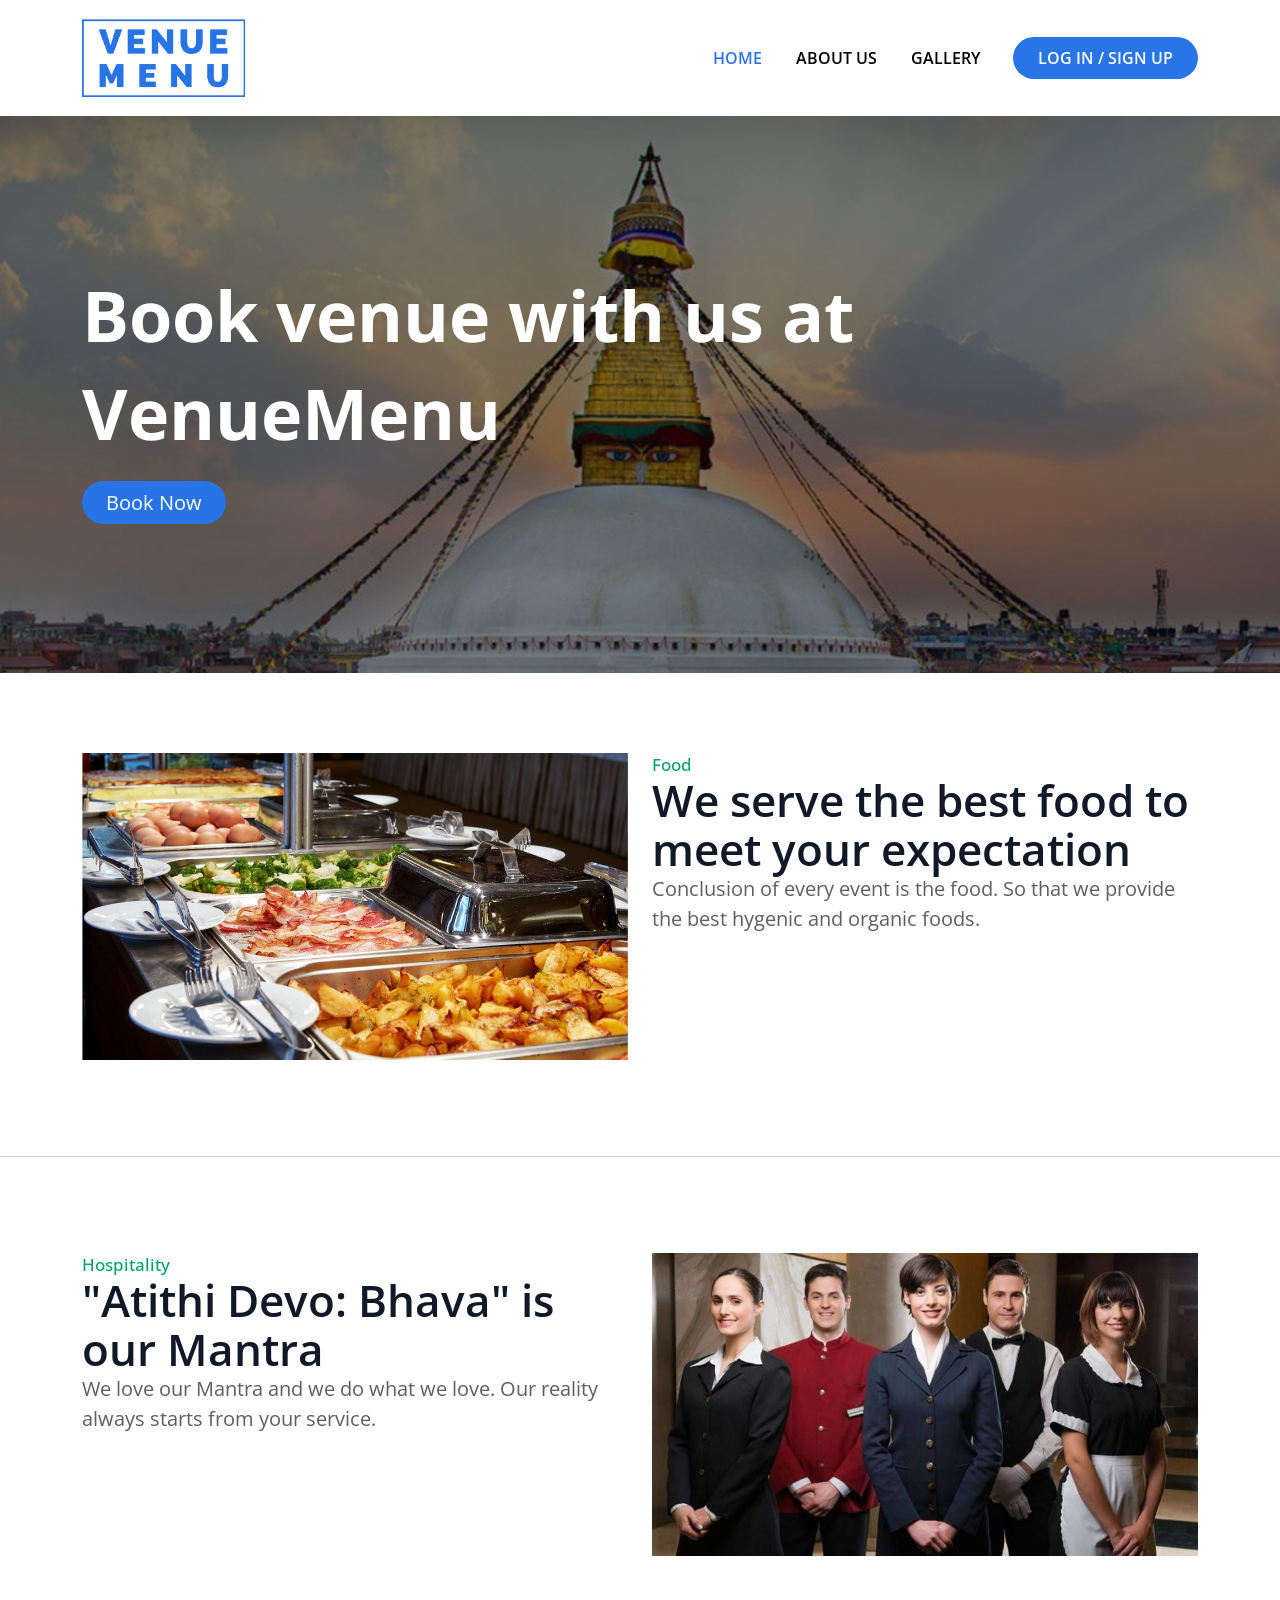
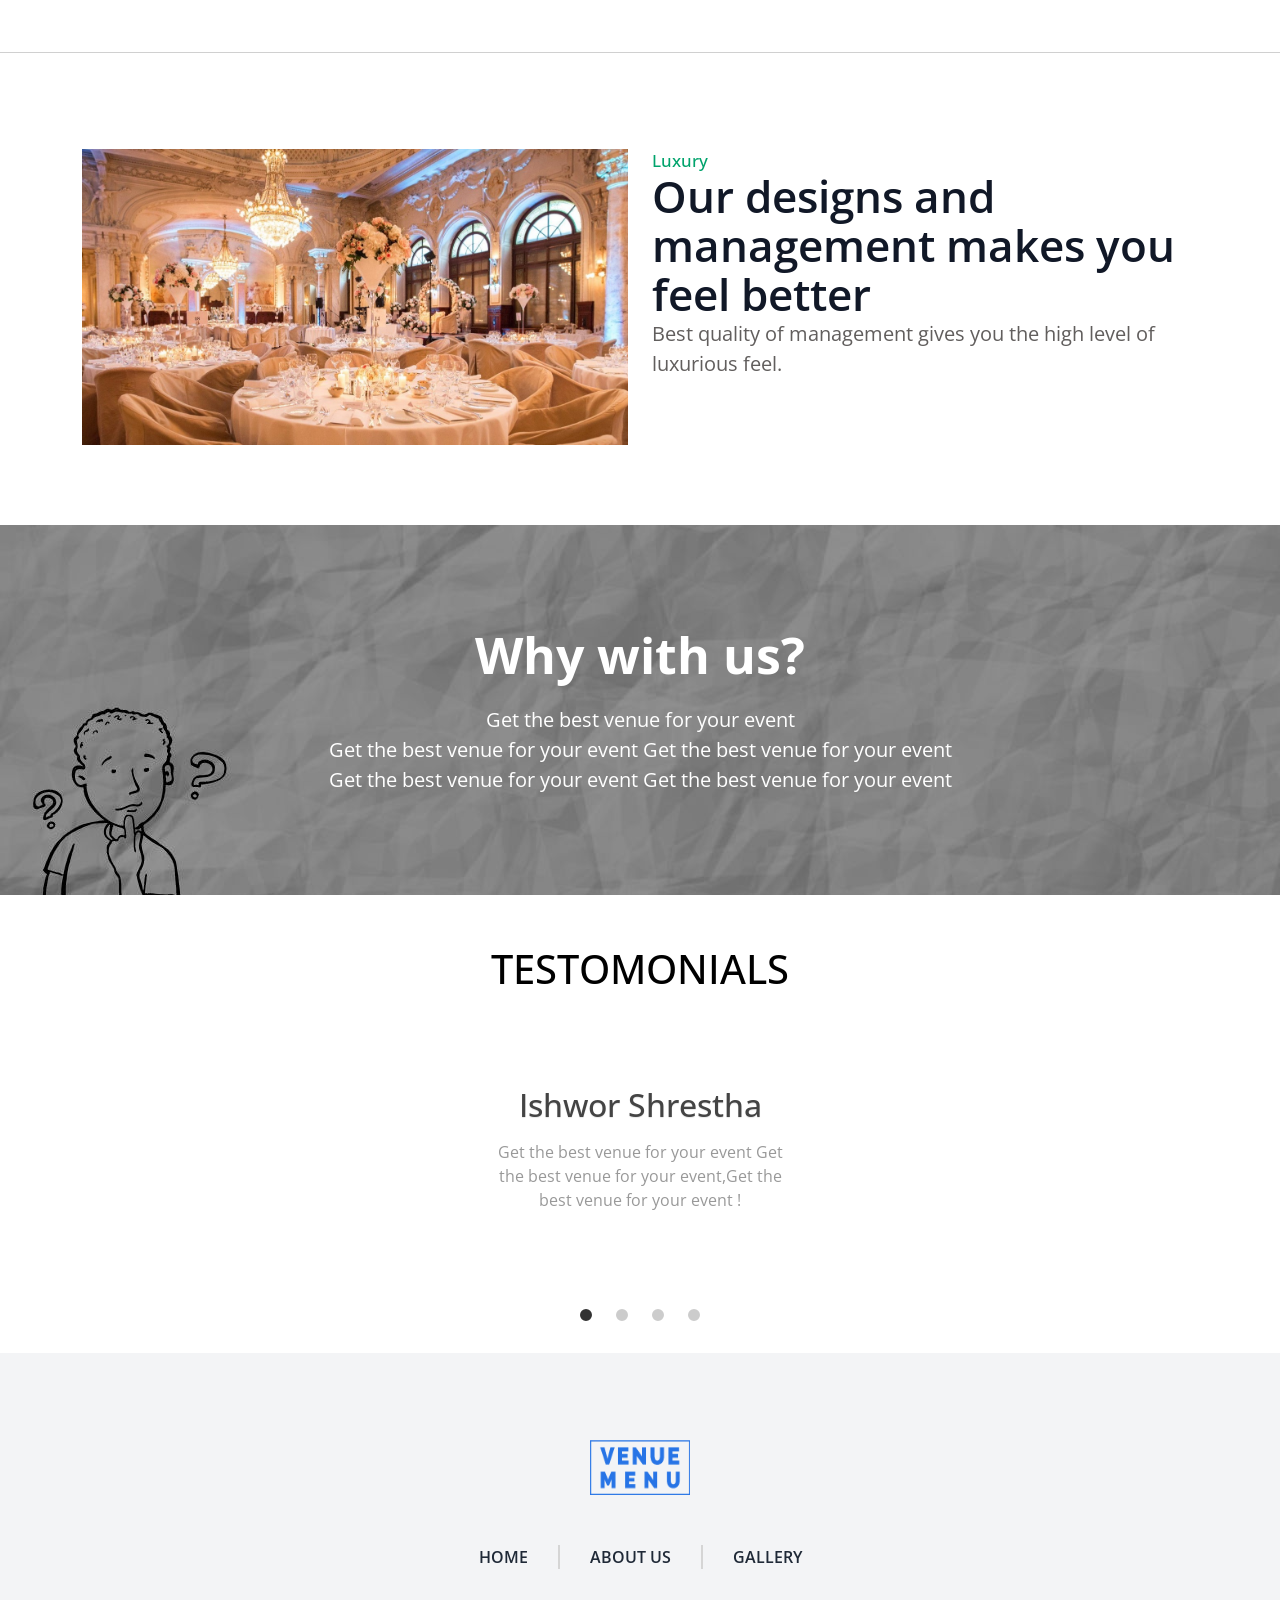
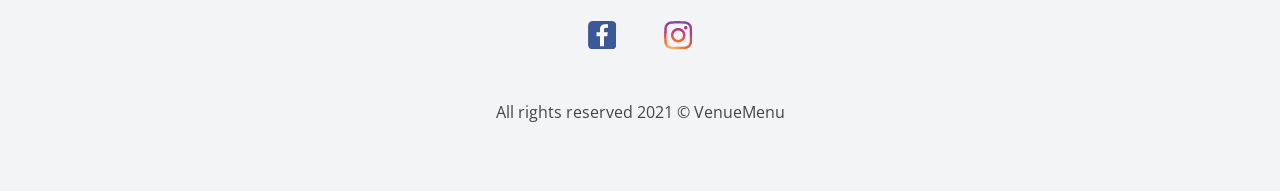
<file: index.html>
<!DOCTYPE html>
<html lang="en">
<head>
    <meta charset="UTF-8">

    <link rel="icon" href="image/logo-icon.jpg">

    <meta http-equiv="X-UA-Compatible" content="IE=edge">
    <meta name="viewport" content="width=device-width, initial-scale=1.0">

    <title>VenueMenu - Get the best venue for your event</title>

    <link rel="stylesheet" href="node_modules/bootstrap/dist/css/bootstrap.min.css">
    <link rel="stylesheet" href="node_modules/bootstrap-icons/font/bootstrap-icons.css">
    <link rel="stylesheet" href="node_modules/owl.carousel/dist/assets/owl.carousel.min.css">
    <link rel="stylesheet" href="css/Main.css">
</head>
<body>

  <!--Header-->

<section class="header">
  <div class="container">
    <div class="row">
      <div class="col-md-12">
        <div class="header-box">
          <div class="header-img">
            <a class="" href="index.html" target="_self"><img class="header-logo" src="image/venuemenu-logo.png" alt=""></a>
          </div>
          <ul class="header-nav">
            <li class="header-item">
              <a class="header-link active" href="#" >Home</a>
            </li>
            <li class="header-item">
              <a class="header-link " href="about-us.html" >About Us</a>
            </li>
            
            <li class="header-item">
              <a class="header-link " href="gallery.html">Gallery</a>
            </li>
            <li class="header-item">
              <a class="header-link header-link-btn" href="#" id="open-form"><span> Log In / Sign Up</span></a>
            </li>
          </ul>
          
          <div class="header-toggel" id="collapes-btn">
            <i class="bi bi-list"></i>
          </div>
        </div>
      </div>
    </div>
  </div>
</section>

<!-- Home Page Banner -->

<section class="banner" style="background-image: url(image/Bg_image.jpg);">
  <div class="container">
    <div class="row">
      <div class="col-md-9">
        <h1 class="head">Book venue with us at VenueMenu</h1>
        <a class="para2 no-link-banner" href="">Book Now</a>
      </div>
    </div>
  </div>
</section>

<!--Our Services Sections-->

<!--Foods Service Section-->
<section class="set" id='services'>
  <div class="container">
    <div class="row">
      <div class="col-md-6">
        <img class="set-img" src="image/food-service.jpg" alt="">
      </div>
      <div class="col-md-6">
        <div class="set-info">
          <h1 class="number">Food</h1>
          <h2 class="head">We serve the best food to meet your expectation</h2>
          <p class="para">Conclusion of every event is the food. So that we provide the best hygenic and organic foods. </p>
          
        </div>
      </div>
      <div class="col-md-12">
      
      </div>
    </div>
  </div>
</section>

<hr>
<!--Hospitality Service Section-->
<section class="set">
  <div class="container">
    <div class="row">
      
      <div class="col-md-6 order-md-0 order-1">
        <div class="set-info">
          <h1 class="number">Hospitality</h1>
          <h2 class="head"> "Atithi Devo: Bhava" is our Mantra </h2>
          <p class="para">We love our Mantra and we do what we love. Our reality always starts from your service.</p>
        </div>
      </div>
      <div class="col-md-6 order-md-1 order-0">
        <img class="set-img" src="image/hospitality.jpg" alt="">
      </div>
    </div>
  </div>
</section>

<hr>
<!--Luxury Service Section-->
<section class="set" >
  <div class="container">
    <div class="row">
      <div class="col-md-6">
        <img class="set-img" src="image/luxury.jpg" alt="">
      </div>
      <div class="col-md-6">
        <div class="set-info">
          <h1 class="number">Luxury</h1>
          <h2 class="head">Our designs and management makes you feel better</h2>
          <p class="para">Best quality of management gives you the high level of luxurious feel.</p>
          
        </div>
      </div>
      <div class="col-md-12">
      
      </div>
    </div>
  </div>
</section>

<!--Why with us? -->

<section class="why-with-us" id='why-with-us' style="background-image: url('image/Bg_images.jpg');">
  <div class="container">
    <div class="row">
      <div class="col-md-12">
        <div class=" why-us">
          <h1 class="why-us-text">Why with us?</h1>
          <p class="info">Get the best venue for your event</p>
          <p class="info">Get the best venue for your event Get the best venue for your event</p>
          <p class="info">Get the best venue for your event Get the best venue for your event</p>
        </div>
        
      </div>
    </div>
  </div>
</section>

<!-- Testomonials Starts-->

  <div class="testomonials"><h1>testomonials</h1></div>
  <div class="slider">
    <input type="radio" name="slider" title="slide0" checked="checked" class="slider__nav"/>
    <input type="radio" name="slider" title="slide1" class="slider__nav"/>
    <input type="radio" name="slider" title="slide2" class="slider__nav"/>
    <input type="radio" name="slider" title="slide3" class="slider__nav"/>
    <div class="slider__inner">
      <div class="slider__contents">
        <h2 class="slider__caption">Ishwor Shrestha</h2>
        <p class="slider__txt">Get the best venue for your event Get the best venue for your event,Get the best venue for your event !</p>
      </div>
      <div class="slider__contents">
        <h2 class="slider__caption">Ishwor Shrestha</h2>
        <p class="slider__txt">Get the best venue for your event Get the best venue for your event,Get the best venue for your event !</p>
      </div>
      <div class="slider__contents">
        <h2 class="slider__caption">Ishwor Shrestha</h2>
        <p class="slider__txt">Get the best venue for your event Get the best venue for your event,Get the best venue for your event !</p>
      </div>
      <div class="slider__contents">
        <h2 class="slider__caption">Ishwor Shrestha</h2>
        <p class="slider__txt">Get the best venue for your event Get the best venue for your event,Get the best venue for your event !</p>
      </div>
    </div>
  </div>

<!--Footer-->

<section class="footer">
  <div class="container">
    <div class="row">
      <div class="col-md-12">
        <div class="footer-img">
          <img src="image/venuemenu-logo.png" alt="">
        </div>
        <div class="link-list">
          <ul>
            <li><a class="" href="#" >Home</a></li>
            <li><a class="" href="about-us.html" >About Us</a></li>
            <li class=""><a class="" href="gallery.html">Gallery</a></li>
          </ul>
        </div>
        <div class="social-links">
          <ul>
             <li><a href="https://www.facebook.com/Venuemenu-107915664800621" target="_blank"><img src="image/facebook.png" alt=""></a></li>
            <li><a href="https://www.instagram.com/venuemenu.np" target="_blank"><img src="image/instagram.png" alt=""></a></li>
          </ul>
        </div>
        <p class="copy-right">All rights reserved 2021 © VenueMenu</p>
      </div>
    </div>
  </div>
</section>
<script src="node_modules/jquery/dist/jquery.min.js"></script>
<script src="node_modules/bootstrap/dist/js/bootstrap.min.js"></script>
<script src="js/main.js"></script>
<script async defer crossorigin="anonymous" src="https://connect.facebook.net/en_US/sdk.js#xfbml=1&version=v10.0&appId=261511167721195&autoLogAppEvents=1" nonce="S0AlvOga"></script>
</body>
</html>
</file>
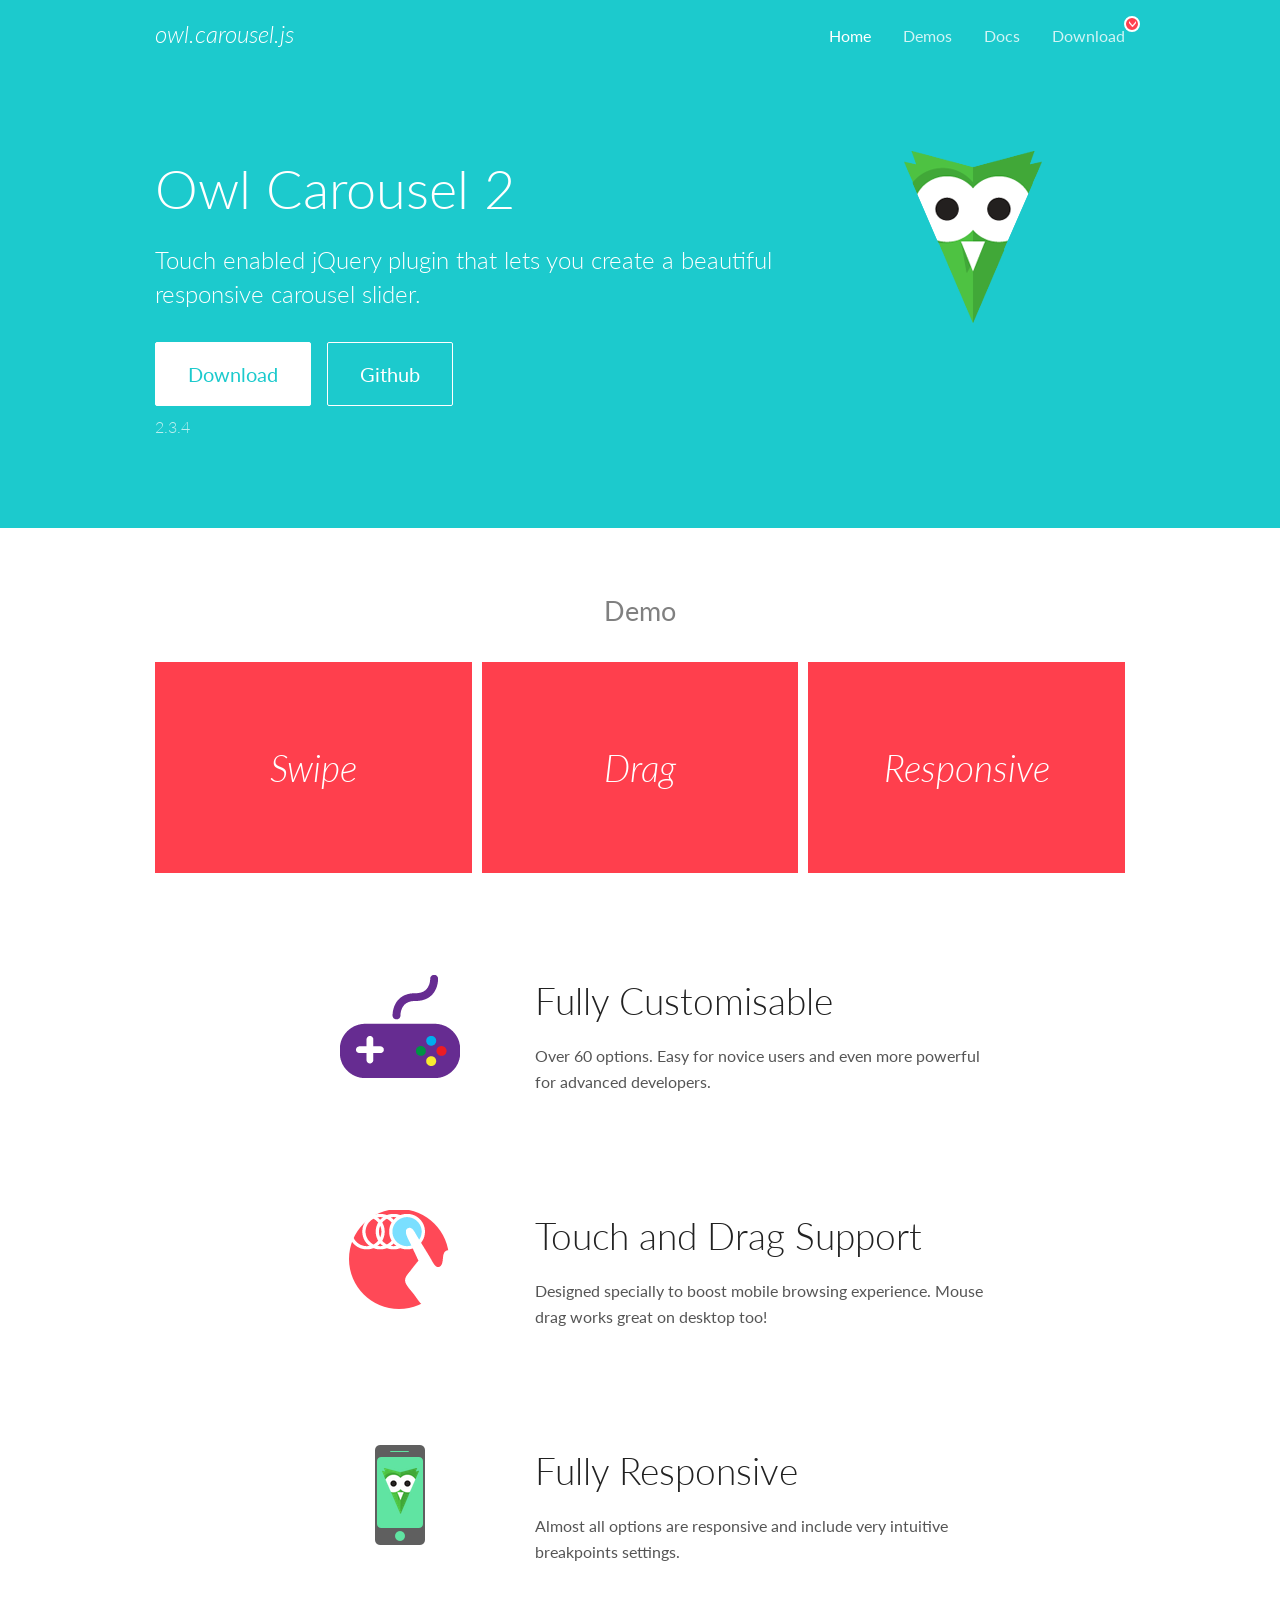
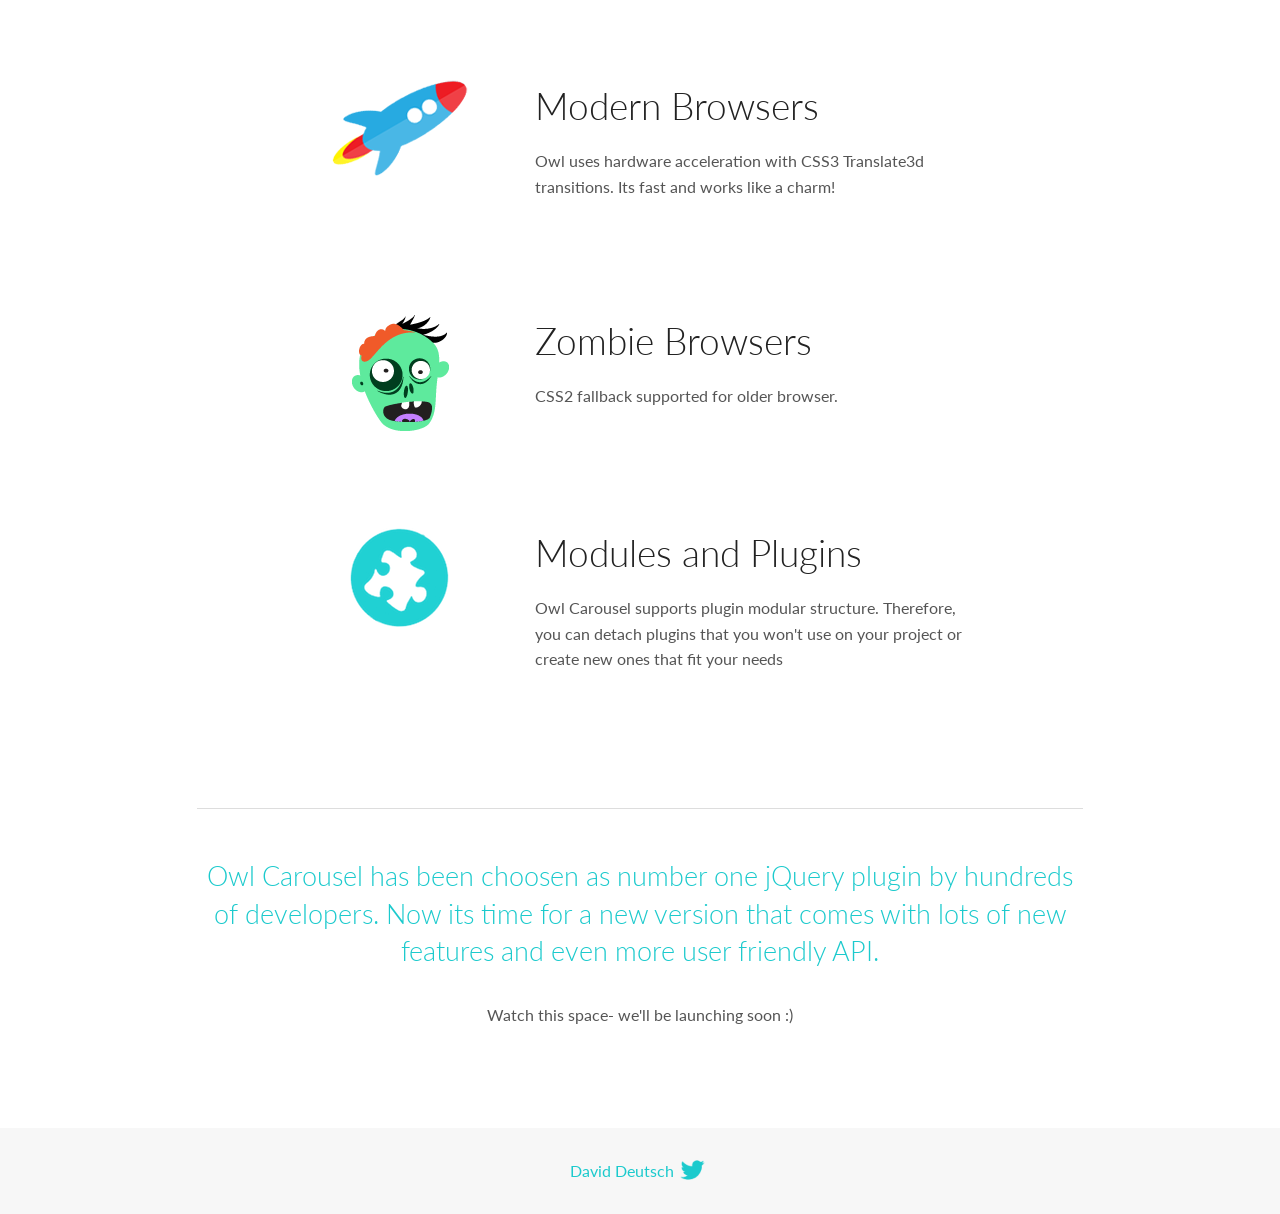
<file: node_modules/owl.carousel/docs/index.html>
<!DOCTYPE html>
<html lang="en">
  <head>

    <!-- head -->
    <meta charset="utf-8">
    <meta name="msapplication-tap-highlight" content="no" />
    <meta name="viewport" content="width=device-width, initial-scale=1.0" />
    <meta name="description" content="Touch enabled jQuery plugin that lets you create beautiful responsive carousel slider.">
    <meta name="author" content="David Deutsch">
    <title>
      Home | Owl Carousel | 2.3.4
    </title>

    <!-- Stylesheets -->
    <link href='https://fonts.googleapis.com/css?family=Lato:300,400,700,400italic,300italic' rel='stylesheet' type='text/css'>
    <link rel="stylesheet" href="assets/css/docs.theme.min.css">

    <!-- Owl Stylesheets -->
    <link rel="stylesheet" href="assets/owlcarousel/assets/owl.carousel.min.css">
    <link rel="stylesheet" href="assets/owlcarousel/assets/owl.theme.default.min.css">

    <!-- HTML5 shim and Respond.js IE8 support of HTML5 elements and media queries -->

    <!--[if lt IE 9]>
      <script src="https://oss.maxcdn.com/libs/html5shiv/3.7.0/html5shiv.js"></script>
      <script src="https://oss.maxcdn.com/libs/respond.js/1.3.0/respond.min.js"></script>
    <![endif]-->

    <!-- Favicons -->
    <link rel="apple-touch-icon-precomposed" sizes="144x144" href="assets/ico/apple-touch-icon-144-precomposed.png">
    <link rel="shortcut icon" href="assets/ico/favicon.png">
    <link rel="shortcut icon" href="favicon.ico">

    <!-- Yeah i know js should not be in header. Its required for demos.-->

    <!-- javascript -->
    <script src="assets/vendors/jquery.min.js"></script>
    <script src="assets/owlcarousel/owl.carousel.js"></script>
  </head>
  <body>

    <!-- header -->
    <header class="header">
      <div class="row">
        <div class="large-12 columns">
          <div class="brand left">
            <h3>
              <a href="/OwlCarousel2/">owl.carousel.js</a> 
            </h3>
          </div>
          <a id="toggle-nav" class="right">
            <span></span> <span></span> <span></span> 
          </a> 
          <div class="nav-bar">
            <ul class="clearfix">
              <li class="active">
                <a href="/OwlCarousel2/index.html">Home</a> 
              </li>
              <li> <a href="/OwlCarousel2/demos/demos.html">Demos</a>  </li>
              <li> <a href="/OwlCarousel2/docs/started-welcome.html">Docs</a>  </li>
              <li>
                <a href="https://github.com/OwlCarousel2/OwlCarousel2/archive/2.3.4.zip">Download</a> 
                <span class="download"></span> 
              </li>
            </ul>
          </div>
        </div>
      </div>
    </header>

    <!-- home panel -->
    <section id="hero">
      <div class="row">
        <div class="large-8 medium-8 columns">
          <h1>Owl Carousel 2</h1>
          <h4>Touch enabled jQuery plugin that lets you create a beautiful responsive carousel slider.</h4>
          <a href="https://github.com/OwlCarousel2/OwlCarousel2/archive/2.3.4.zip" class="hero-button">Download</a> 
          <a href="https://github.com/OwlCarousel2/OwlCarousel2" class="hero-button outline">Github</a> 
          <p>2.3.4</p>
        </div>
        <div class="large-4 medium-4 columns">
          <img class="owl-logo" src="assets/img/owl-logo.png" alt="mr. Owl">
        </div>
      </div>
    </section>

    <!-- body -->
    <div class="home-demo">
      <div class="row">
        <div class="large-12 columns">
          <h3>Demo</h3>
          <div class="owl-carousel">
            <div class="item">
              <h2>Swipe</h2>
            </div>
            <div class="item">
              <h2>Drag</h2>
            </div>
            <div class="item">
              <h2>Responsive</h2>
            </div>
            <div class="item">
              <h2>CSS3</h2>
            </div>
            <div class="item">
              <h2>Fast</h2>
            </div>
            <div class="item">
              <h2>Easy</h2>
            </div>
            <div class="item">
              <h2>Free</h2>
            </div>
            <div class="item">
              <h2>Upgradable</h2>
            </div>
            <div class="item">
              <h2>Tons of options</h2>
            </div>
            <div class="item">
              <h2>Infinity</h2>
            </div>
            <div class="item">
              <h2>Auto Width</h2>
            </div>
          </div>
        </div>
      </div>
    </div>
    <script>
      var owl = $('.owl-carousel');
      owl.owlCarousel({
        margin: 10,
        loop: true,
        responsive: {
          0: {
            items: 1
          },
          600: {
            items: 2
          },
          1000: {
            items: 3
          }
        }
      })
    </script>

    <!-- features -->
    <div id="features">
      <div class="row">
        <div class="small-12 medium-9 small-centered columns">
          <section class="row feature">
            <div class="medium-4 small-12 columns">
              <img src="assets/img/feature-options.png" alt="">
            </div>
            <div class="medium-8 small-12 columns">
              <h2>Fully Customisable</h2>
              <p>Over 60 options. Easy for novice users and even more powerful for advanced developers.</p>
            </div>
          </section>
          <section class="row feature">
            <div class="medium-4 small-12 columns">
              <img src="assets/img/feature-drag.png" alt="">
            </div>
            <div class="medium-8 small-12 columns">
              <h2>Touch and Drag Support</h2>
              <p>Designed specially to boost mobile browsing experience. Mouse drag works great on desktop too!</p>
            </div>
          </section>
          <section class="row feature">
            <div class="medium-4 small-12 columns">
              <img src="assets/img/feature-responsive.png" alt="">
            </div>
            <div class="medium-8 small-12 columns">
              <h2>Fully Responsive</h2>
              <p>Almost all options are responsive and include very intuitive breakpoints settings.</p>
            </div>
          </section>
          <section class="row feature">
            <div class="medium-4 small-12 columns">
              <img src="assets/img/feature-modern.png" alt="">
            </div>
            <div class="medium-8 small-12 columns">
              <h2>Modern Browsers</h2>
              <p>Owl uses hardware acceleration with CSS3 Translate3d transitions. Its fast and works like a charm! </p>
            </div>
          </section>
          <section class="row feature">
            <div class="medium-4 small-12 columns">
              <img src="assets/img/feature-zombie.png" alt="">
            </div>
            <div class="medium-8 small-12 columns">
              <h2>Zombie Browsers</h2>
              <p>CSS2 fallback supported for older browser.</p>
            </div>
          </section>
          <section class="row feature">
            <div class="medium-4 small-12 columns">
              <img src="assets/img/feature-module.png" alt="">
            </div>
            <div class="medium-8 small-12 columns">
              <h2>Modules and Plugins</h2>
              <p>Owl Carousel supports plugin modular structure. Therefore, you can detach plugins that you won&#x27;t use on your project or create new ones that fit your needs</p>
            </div>
          </section>
        </div>
      </div>
    </div>

    <!-- footer -->
    <section id="teaser-text">
      <div class="row">
        <div class="small-12 medium-11 small-centered columns">
          <hr>
          <h3 id="owl-carousel-has-been-choosen-as-number-one-jquery-plugin-by-hundreds-of-developers-now-its-time-for-a-new-version-that-comes-with-lots-of-new-features-and-even-more-user-friendly-api-">Owl Carousel has been choosen as number one jQuery plugin by hundreds of developers. Now its time for a new version that comes with lots of new features and even more user friendly API.</h3>
          <p>Watch this space- we&#39;ll be launching soon :)</p>
        </div>
      </div>
    </section>

    <!-- footer -->
    <footer class="footer">
      <div class="row">
        <div class="large-12 columns">
          <h5>
            <a href="/OwlCarousel2/docs/support-contact.html">David Deutsch</a> 
            <a id="custom-tweet-button" href="https://twitter.com/share?url=https://github.com/OwlCarousel2/OwlCarousel2&text=Owl Carousel - This is so awesome! " target="_blank"></a> 
          </h5>
        </div>
      </div>
    </footer>

    <!-- vendors -->
    <script src="assets/vendors/highlight.js"></script>
    <script src="assets/js/app.js"></script>
  </body>
</html>
</file>
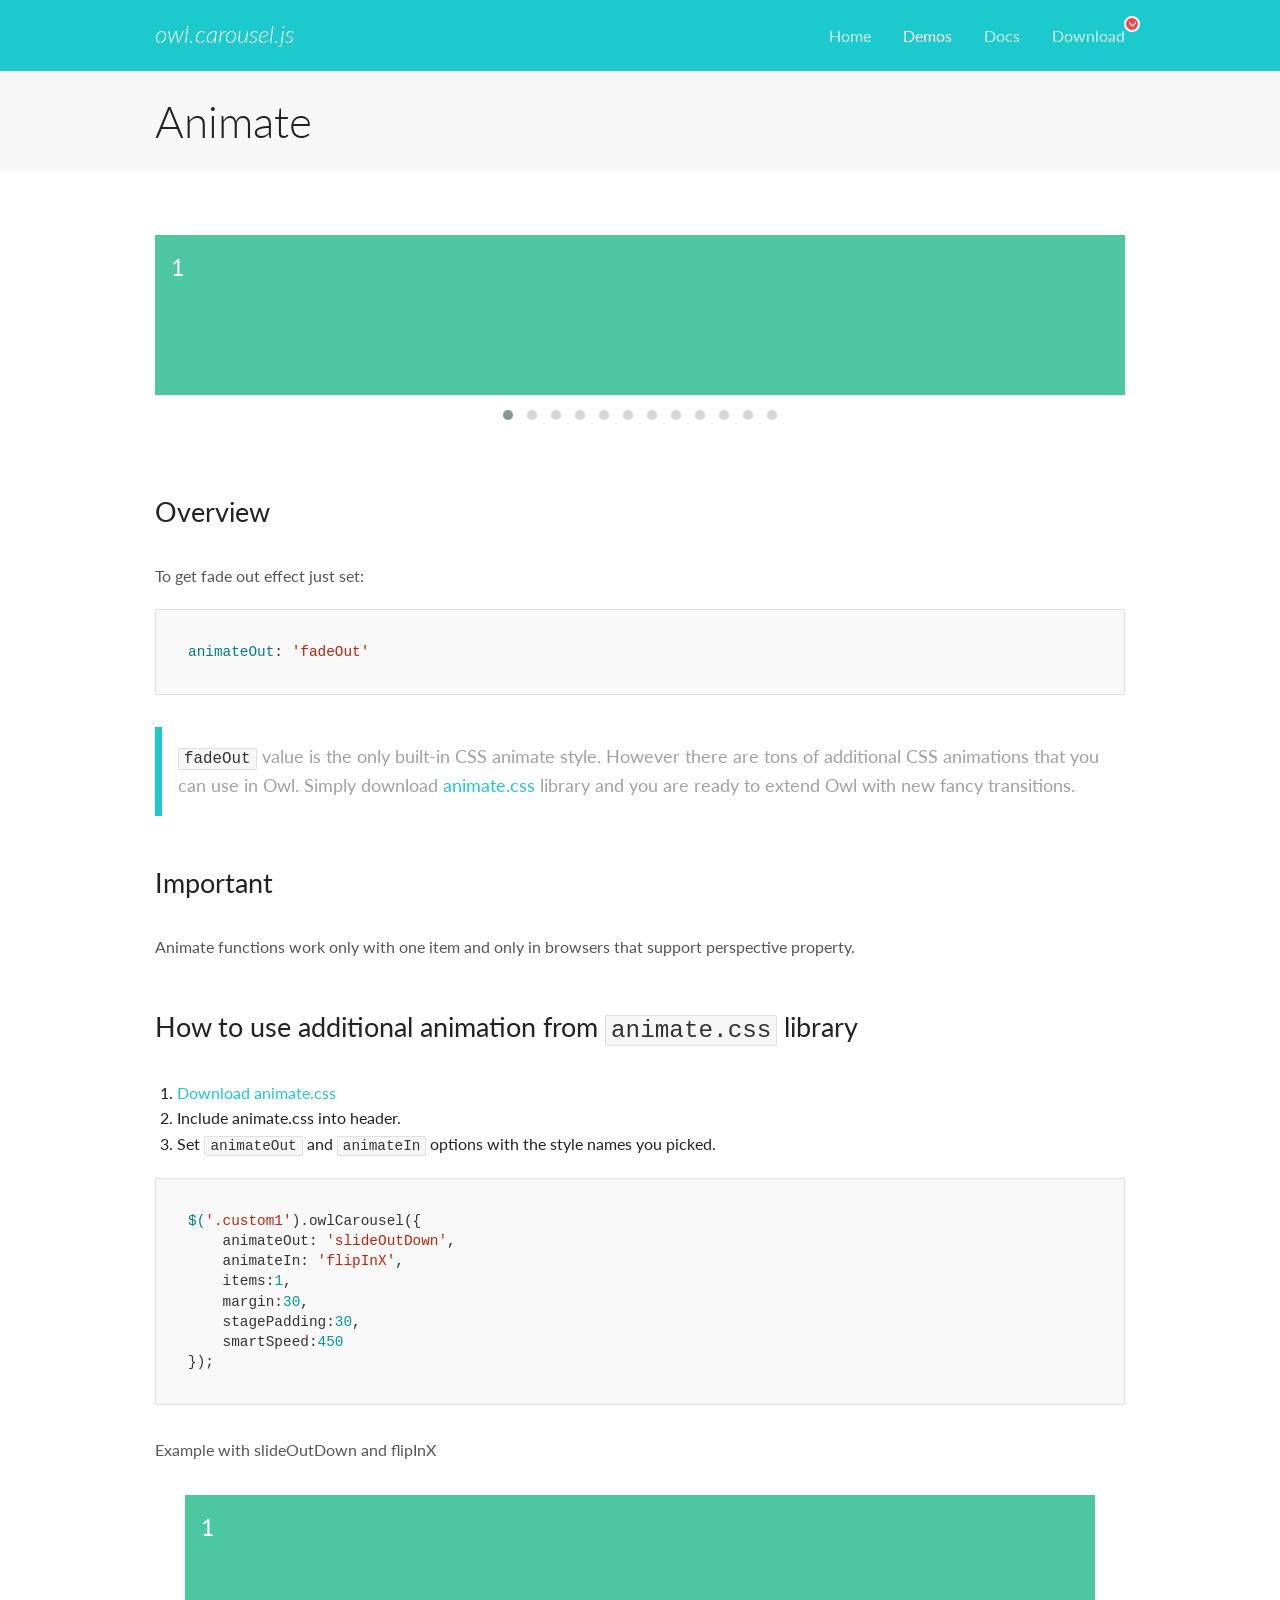
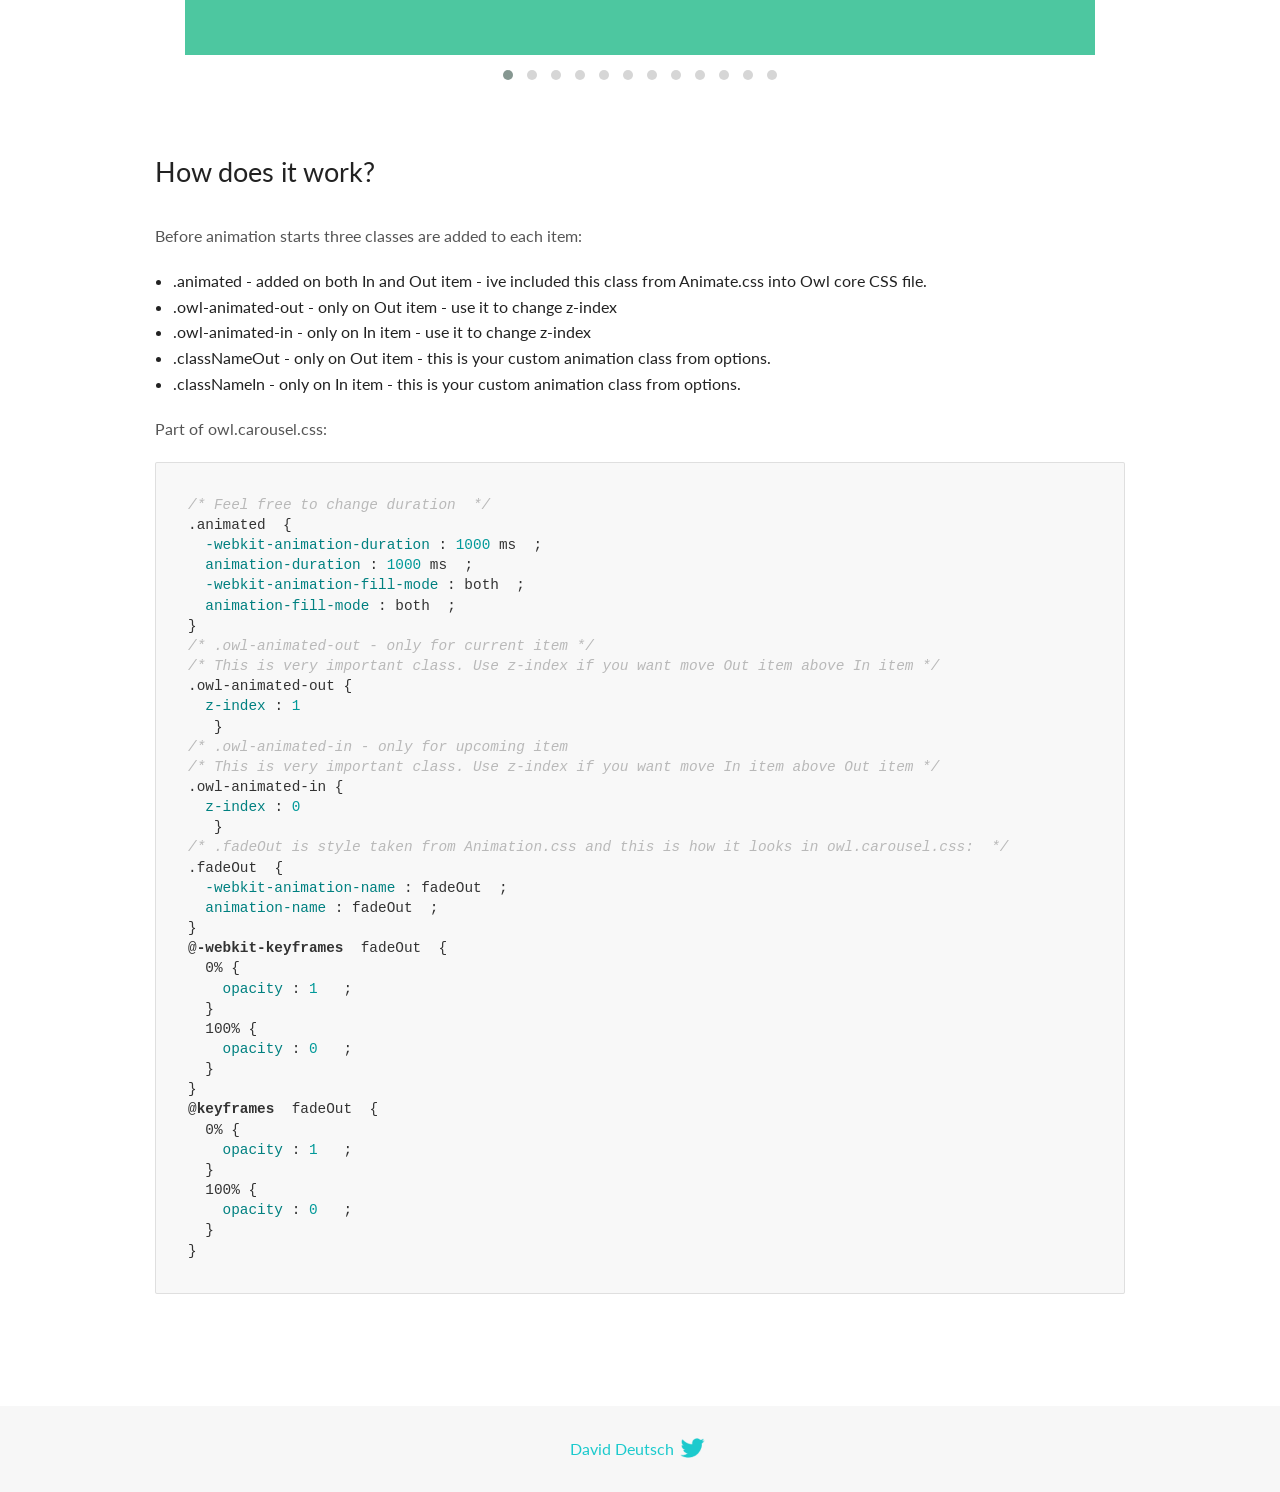
<file: node_modules/owl.carousel/docs/demos/animate.html>
<!DOCTYPE html>
<html lang="en">
  <head>

    <!-- head -->
    <meta charset="utf-8">
    <meta name="msapplication-tap-highlight" content="no" />
    <meta name="viewport" content="width=device-width, initial-scale=1.0" />
    <meta name="description" content="Animate carousel">
    <meta name="author" content="David Deutsch">
    <title>
      Animate Demo | Owl Carousel | 2.3.4
    </title>

    <!-- Stylesheets -->
    <link href='https://fonts.googleapis.com/css?family=Lato:300,400,700,400italic,300italic' rel='stylesheet' type='text/css'>
    <link rel="stylesheet" href="../assets/css/docs.theme.min.css">

    <!-- Owl Stylesheets -->
    <link rel="stylesheet" href="../assets/owlcarousel/assets/owl.carousel.min.css">
    <link rel="stylesheet" href="../assets/owlcarousel/assets/owl.theme.default.min.css">

    <!-- HTML5 shim and Respond.js IE8 support of HTML5 elements and media queries -->

    <!--[if lt IE 9]>
      <script src="https://oss.maxcdn.com/libs/html5shiv/3.7.0/html5shiv.js"></script>
      <script src="https://oss.maxcdn.com/libs/respond.js/1.3.0/respond.min.js"></script>
    <![endif]-->

    <!-- Favicons -->
    <link rel="apple-touch-icon-precomposed" sizes="144x144" href="../assets/ico/apple-touch-icon-144-precomposed.png">
    <link rel="shortcut icon" href="../assets/ico/favicon.png">
    <link rel="shortcut icon" href="favicon.ico">

    <!-- Yeah i know js should not be in header. Its required for demos.-->

    <!-- javascript -->
    <script src="../assets/vendors/jquery.min.js"></script>
    <script src="../assets/owlcarousel/owl.carousel.js"></script>
  </head>
  <body>

    <!-- header -->
    <header class="header">
      <div class="row">
        <div class="large-12 columns">
          <div class="brand left">
            <h3>
              <a href="/OwlCarousel2/">owl.carousel.js</a> 
            </h3>
          </div>
          <a id="toggle-nav" class="right">
            <span></span> <span></span> <span></span> 
          </a> 
          <div class="nav-bar">
            <ul class="clearfix">
              <li> <a href="/OwlCarousel2/index.html">Home</a>  </li>
              <li class="active">
                <a href="/OwlCarousel2/demos/demos.html">Demos</a> 
              </li>
              <li> <a href="/OwlCarousel2/docs/started-welcome.html">Docs</a>  </li>
              <li>
                <a href="https://github.com/OwlCarousel2/OwlCarousel2/archive/2.3.4.zip">Download</a> 
                <span class="download"></span> 
              </li>
            </ul>
          </div>
        </div>
      </div>
    </header>

    <!-- title -->
    <section class="title">
      <div class="row">
        <div class="large-12 columns">
          <h1>Animate</h1>
        </div>
      </div>
    </section>

    <!--  Demos -->
    <section id="demos">
      <div class="row">
        <div class="large-12 columns">
          <div class="fadeOut owl-carousel owl-theme">
            <div class="item">
              <h4>1</h4>
            </div>
            <div class="item">
              <h4>2</h4>
            </div>
            <div class="item">
              <h4>3</h4>
            </div>
            <div class="item">
              <h4>4</h4>
            </div>
            <div class="item">
              <h4>5</h4>
            </div>
            <div class="item">
              <h4>6</h4>
            </div>
            <div class="item">
              <h4>7</h4>
            </div>
            <div class="item">
              <h4>8</h4>
            </div>
            <div class="item">
              <h4>9</h4>
            </div>
            <div class="item">
              <h4>10</h4>
            </div>
            <div class="item">
              <h4>11</h4>
            </div>
            <div class="item">
              <h4>12</h4>
            </div>
          </div>
          <h3 id="overview">Overview</h3>
          <p>To get fade out effect just set:</p>
          <pre><code>animateOut: &#39;fadeOut&#39;</code></pre>
          <blockquote>
            <p><code>fadeOut</code> value is the only built-in CSS animate style. However there are tons of additional CSS animations that you can use in Owl. Simply download
              <a href="https://daneden.github.io/animate.css/">animate.css</a>  library and you are ready to extend Owl with new fancy transitions.</p>
          </blockquote>
          <h3 id="important">Important</h3>
          <p>Animate functions work only with one item and only in browsers that support perspective property.</p>
          <h3 id="how-to-use-additional-animation-from-animate-css-library">How to use additional animation from <code>animate.css</code> library</h3>
          <ol>
            <li> <a href="https://daneden.github.io/animate.css/">Download animate.css</a>  </li>
            <li>Include animate.css into header.</li>
            <li>Set <code>animateOut</code> and <code>animateIn</code> options with the style names you picked.</li>
          </ol>
          <pre><code>$(&#39;.custom1&#39;).owlCarousel({
    animateOut: &#39;slideOutDown&#39;,
    animateIn: &#39;flipInX&#39;,
    items:1,
    margin:30,
    stagePadding:30,
    smartSpeed:450
});</code></pre>
          <p>Example with slideOutDown and flipInX</p>
          <div class="custom1 owl-carousel owl-theme">
            <div class="item">
              <h4>1</h4>
            </div>
            <div class="item">
              <h4>2</h4>
            </div>
            <div class="item">
              <h4>3</h4>
            </div>
            <div class="item">
              <h4>4</h4>
            </div>
            <div class="item">
              <h4>5</h4>
            </div>
            <div class="item">
              <h4>6</h4>
            </div>
            <div class="item">
              <h4>7</h4>
            </div>
            <div class="item">
              <h4>8</h4>
            </div>
            <div class="item">
              <h4>9</h4>
            </div>
            <div class="item">
              <h4>10</h4>
            </div>
            <div class="item">
              <h4>11</h4>
            </div>
            <div class="item">
              <h4>12</h4>
            </div>
          </div>
          <h3 id="how-does-it-work-">How does it work?</h3>
          <p>Before animation starts three classes are added to each item:</p>
          <ul>
            <li>.animated - added on both In and Out item - ive included this class from Animate.css into Owl core CSS file.</li>
            <li>.owl-animated-out - only on Out item - use it to change z-index</li>
            <li>.owl-animated-in - only on In item - use it to change z-index</li>
            <li>.classNameOut - only on Out item - this is your custom animation class from options.</li>
            <li>.classNameIn - only on In item - this is your custom animation class from options.</li>
          </ul>
          <p>Part of owl.carousel.css:</p>
          <pre><code class="language-css"><span class="comment">/* Feel free to change duration  */</span> 
<span class="class">.animated</span>  <span class="rules">{
  <span class="rule"><span class="attribute">-webkit-animation-duration</span> :<span class="value"> <span class="number">1000</span> ms</span> </span> ;
  <span class="rule"><span class="attribute">animation-duration</span> :<span class="value"> <span class="number">1000</span> ms</span> </span> ;
  <span class="rule"><span class="attribute">-webkit-animation-fill-mode</span> :<span class="value"> both</span> </span> ;
  <span class="rule"><span class="attribute">animation-fill-mode</span> :<span class="value"> both</span> </span> ;
<span class="rule">}</span> </span> 
<span class="comment">/* .owl-animated-out - only for current item */</span> 
<span class="comment">/* This is very important class. Use z-index if you want move Out item above In item */</span> 
<span class="class">.owl-animated-out</span> <span class="rules">{
  <span class="rule"><span class="attribute">z-index</span> :<span class="value"> <span class="number">1</span> 
</span> </span> </span> }
<span class="comment">/* .owl-animated-in - only for upcoming item
/* This is very important class. Use z-index if you want move In item above Out item */</span> 
<span class="class">.owl-animated-in</span> <span class="rules">{
  <span class="rule"><span class="attribute">z-index</span> :<span class="value"> <span class="number">0</span> 
</span> </span> </span> }
<span class="comment">/* .fadeOut is style taken from Animation.css and this is how it looks in owl.carousel.css:  */</span> 
<span class="class">.fadeOut</span>  <span class="rules">{
  <span class="rule"><span class="attribute">-webkit-animation-name</span> :<span class="value"> fadeOut</span> </span> ;
  <span class="rule"><span class="attribute">animation-name</span> :<span class="value"> fadeOut</span> </span> ;
<span class="rule">}</span> </span> 
<span class="at_rule">@<span class="keyword">-webkit-keyframes</span>  fadeOut </span> {
  0% <span class="rules">{
    <span class="rule"><span class="attribute">opacity</span> :<span class="value"> <span class="number">1</span> </span> </span> ;
  <span class="rule">}</span> </span> 
  100% <span class="rules">{
    <span class="rule"><span class="attribute">opacity</span> :<span class="value"> <span class="number">0</span> </span> </span> ;
  <span class="rule">}</span> </span> 
}
<span class="at_rule">@<span class="keyword">keyframes</span>  fadeOut </span> {
  0% <span class="rules">{
    <span class="rule"><span class="attribute">opacity</span> :<span class="value"> <span class="number">1</span> </span> </span> ;
  <span class="rule">}</span> </span> 
  100% <span class="rules">{
    <span class="rule"><span class="attribute">opacity</span> :<span class="value"> <span class="number">0</span> </span> </span> ;
  <span class="rule">}</span> </span> 
}</code></pre>
          <link rel="stylesheet" href="../assets/css/animate.css">
          <script>
            jQuery(document).ready(function($) {
              $('.fadeOut').owlCarousel({
                items: 1,
                animateOut: 'fadeOut',
                loop: true,
                margin: 10,
              });
              $('.custom1').owlCarousel({
                animateOut: 'slideOutDown',
                animateIn: 'flipInX',
                items: 1,
                margin: 30,
                stagePadding: 30,
                smartSpeed: 450
              });
            });
          </script>
        </div>
      </div>
    </section>

    <!-- footer -->
    <footer class="footer">
      <div class="row">
        <div class="large-12 columns">
          <h5>
            <a href="/OwlCarousel2/docs/support-contact.html">David Deutsch</a> 
            <a id="custom-tweet-button" href="https://twitter.com/share?url=https://github.com/OwlCarousel2/OwlCarousel2&text=Owl Carousel - This is so awesome! " target="_blank"></a> 
          </h5>
        </div>
      </div>
    </footer>

    <!-- vendors -->
    <script src="../assets/vendors/highlight.js"></script>
    <script src="../assets/js/app.js"></script>
  </body>
</html>
</file>
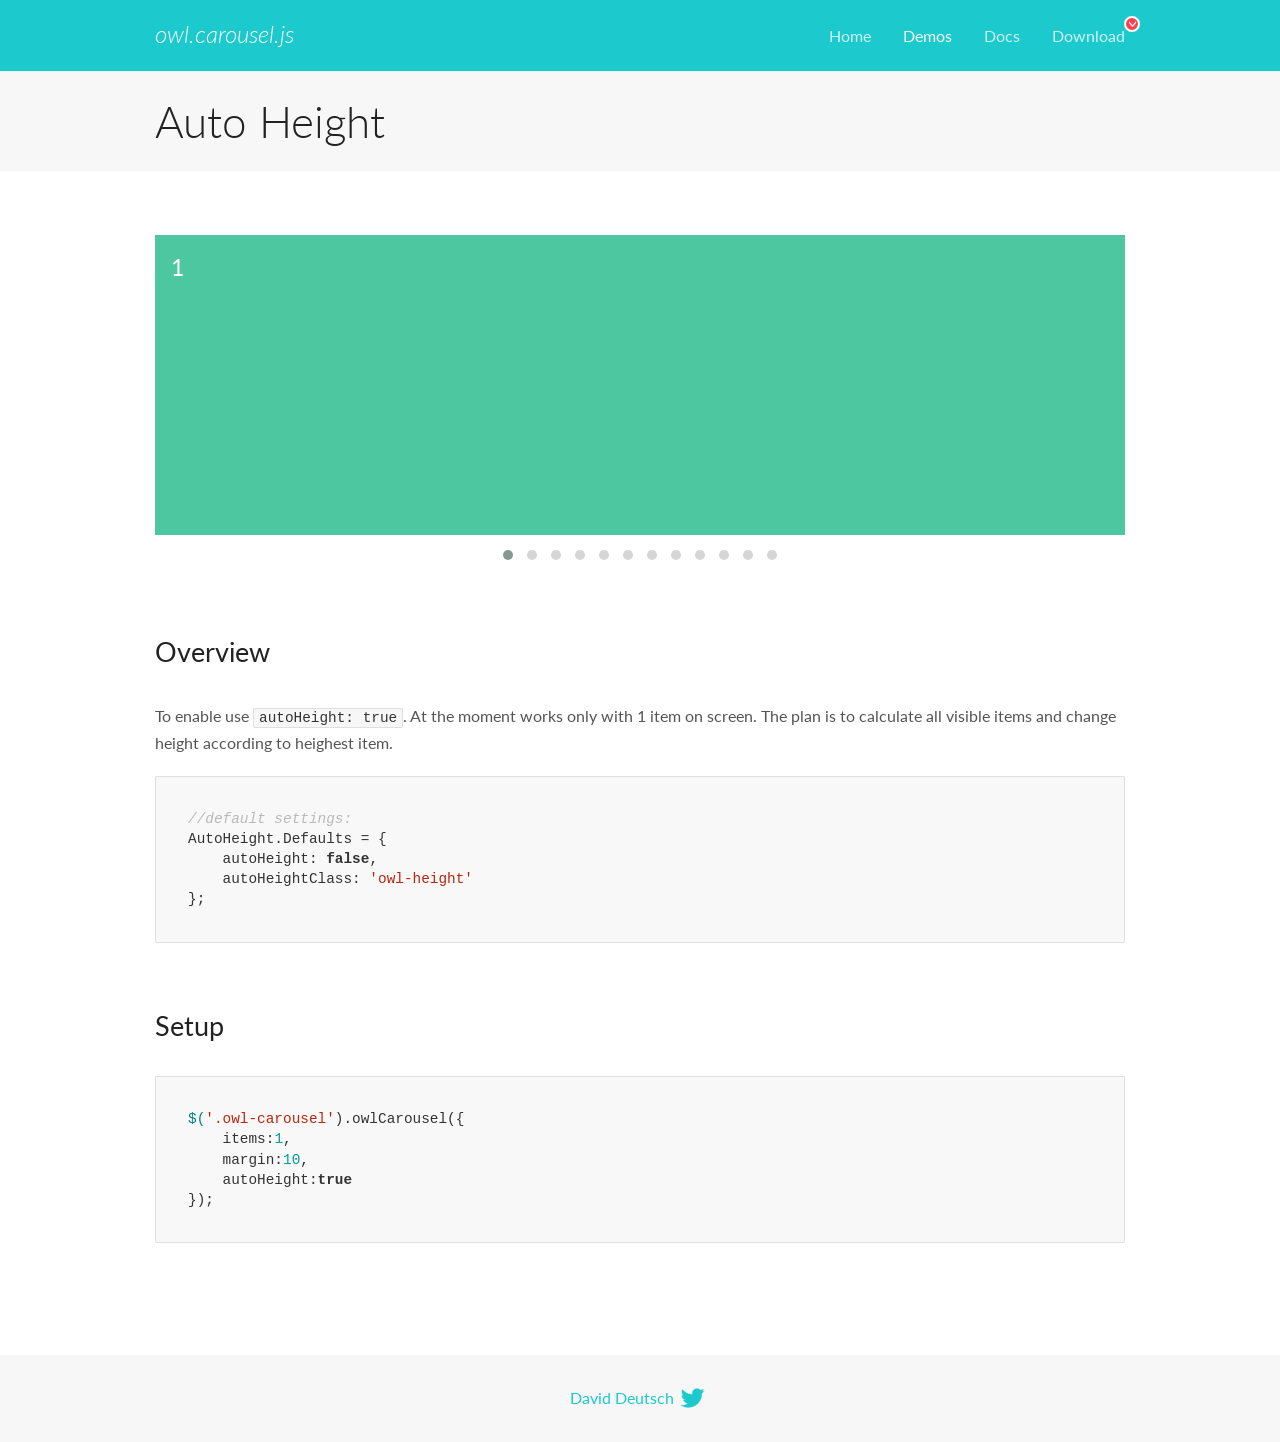
<file: node_modules/owl.carousel/docs/demos/autoheight.html>
<!DOCTYPE html>
<html lang="en">
  <head>

    <!-- head -->
    <meta charset="utf-8">
    <meta name="msapplication-tap-highlight" content="no" />
    <meta name="viewport" content="width=device-width, initial-scale=1.0" />
    <meta name="description" content="autoHeight usage demo">
    <meta name="author" content="David Deutsch">
    <title>
      Auto Height Demo | Owl Carousel | 2.3.4
    </title>

    <!-- Stylesheets -->
    <link href='https://fonts.googleapis.com/css?family=Lato:300,400,700,400italic,300italic' rel='stylesheet' type='text/css'>
    <link rel="stylesheet" href="../assets/css/docs.theme.min.css">

    <!-- Owl Stylesheets -->
    <link rel="stylesheet" href="../assets/owlcarousel/assets/owl.carousel.min.css">
    <link rel="stylesheet" href="../assets/owlcarousel/assets/owl.theme.default.min.css">

    <!-- HTML5 shim and Respond.js IE8 support of HTML5 elements and media queries -->

    <!--[if lt IE 9]>
      <script src="https://oss.maxcdn.com/libs/html5shiv/3.7.0/html5shiv.js"></script>
      <script src="https://oss.maxcdn.com/libs/respond.js/1.3.0/respond.min.js"></script>
    <![endif]-->

    <!-- Favicons -->
    <link rel="apple-touch-icon-precomposed" sizes="144x144" href="../assets/ico/apple-touch-icon-144-precomposed.png">
    <link rel="shortcut icon" href="../assets/ico/favicon.png">
    <link rel="shortcut icon" href="favicon.ico">

    <!-- Yeah i know js should not be in header. Its required for demos.-->

    <!-- javascript -->
    <script src="../assets/vendors/jquery.min.js"></script>
    <script src="../assets/owlcarousel/owl.carousel.js"></script>
  </head>
  <body>

    <!-- header -->
    <header class="header">
      <div class="row">
        <div class="large-12 columns">
          <div class="brand left">
            <h3>
              <a href="/OwlCarousel2/">owl.carousel.js</a> 
            </h3>
          </div>
          <a id="toggle-nav" class="right">
            <span></span> <span></span> <span></span> 
          </a> 
          <div class="nav-bar">
            <ul class="clearfix">
              <li> <a href="/OwlCarousel2/index.html">Home</a>  </li>
              <li class="active">
                <a href="/OwlCarousel2/demos/demos.html">Demos</a> 
              </li>
              <li> <a href="/OwlCarousel2/docs/started-welcome.html">Docs</a>  </li>
              <li>
                <a href="https://github.com/OwlCarousel2/OwlCarousel2/archive/2.3.4.zip">Download</a> 
                <span class="download"></span> 
              </li>
            </ul>
          </div>
        </div>
      </div>
    </header>

    <!-- title -->
    <section class="title">
      <div class="row">
        <div class="large-12 columns">
          <h1>Auto Height</h1>
        </div>
      </div>
    </section>

    <!--  Demos -->
    <section id="demos">
      <div class="row">
        <div class="large-12 columns">
          <div class="owl-carousel owl-theme">
            <div class="item" style="height:300px">
              <h4>1</h4>
            </div>
            <div class="item" style="height:100px">
              <h4>2</h4>
            </div>
            <div class="item" style="height:500px">
              <h4>3</h4>
            </div>
            <div class="item" style="height:250px">
              <h4>4</h4>
            </div>
            <div class="item" style="height:400px">
              <h4>5</h4>
            </div>
            <div class="item" style="height:500px">
              <h4>6</h4>
            </div>
            <div class="item" style="height:600px">
              <h4>7</h4>
            </div>
            <div class="item" style="height:400px">
              <h4>8</h4>
            </div>
            <div class="item" style="height:300px">
              <h4>9</h4>
            </div>
            <div class="item" style="height:350px">
              <h4>10</h4>
            </div>
            <div class="item" style="height:200px">
              <h4>11</h4>
            </div>
            <div class="item" style="height:150px">
              <h4>12</h4>
            </div>
          </div>
          <h3 id="overview">Overview</h3>
          <p>To enable use <code>autoHeight: true</code>. At the moment works only with 1 item on screen. The plan is to calculate all visible items and change height according to heighest item.</p>
          <pre><code>//default settings:
AutoHeight.Defaults = {
    autoHeight: false,
    autoHeightClass: &#39;owl-height&#39;
};</code></pre>
          <h3 id="setup">Setup</h3>
          <pre><code>$(&#39;.owl-carousel&#39;).owlCarousel({
    items:1,
    margin:10,
    autoHeight:true
});</code></pre>
          <script>
            $(document).ready(function() {
              $('.owl-carousel').owlCarousel({
                items: 1,
                margin: 10,
                autoHeight: true
              });
            })
          </script>
        </div>
      </div>
    </section>

    <!-- footer -->
    <footer class="footer">
      <div class="row">
        <div class="large-12 columns">
          <h5>
            <a href="/OwlCarousel2/docs/support-contact.html">David Deutsch</a> 
            <a id="custom-tweet-button" href="https://twitter.com/share?url=https://github.com/OwlCarousel2/OwlCarousel2&text=Owl Carousel - This is so awesome! " target="_blank"></a> 
          </h5>
        </div>
      </div>
    </footer>

    <!-- vendors -->
    <script src="../assets/vendors/highlight.js"></script>
    <script src="../assets/js/app.js"></script>
  </body>
</html>
</file>
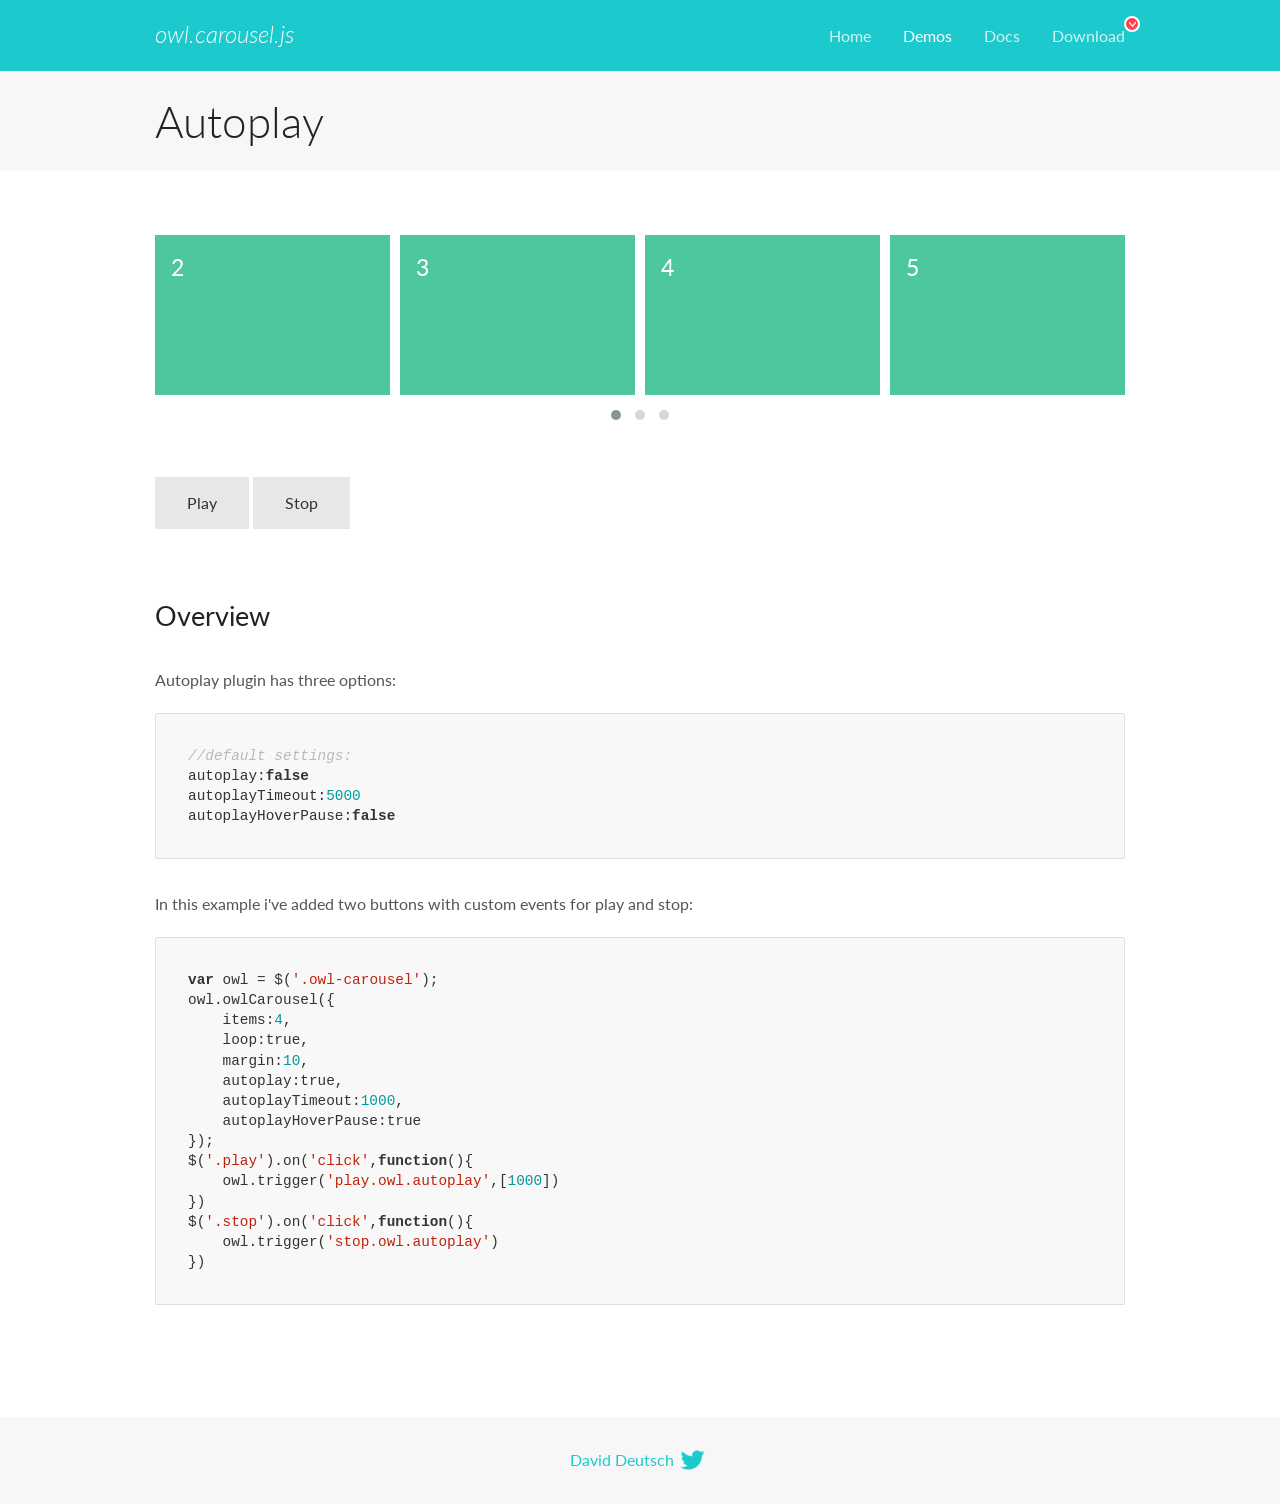
<file: node_modules/owl.carousel/docs/demos/autoplay.html>
<!DOCTYPE html>
<html lang="en">
  <head>

    <!-- head -->
    <meta charset="utf-8">
    <meta name="msapplication-tap-highlight" content="no" />
    <meta name="viewport" content="width=device-width, initial-scale=1.0" />
    <meta name="description" content="Autoplay usage demo">
    <meta name="author" content="David Deutsch">
    <title>
      Autoplay Demo | Owl Carousel | 2.3.4
    </title>

    <!-- Stylesheets -->
    <link href='https://fonts.googleapis.com/css?family=Lato:300,400,700,400italic,300italic' rel='stylesheet' type='text/css'>
    <link rel="stylesheet" href="../assets/css/docs.theme.min.css">

    <!-- Owl Stylesheets -->
    <link rel="stylesheet" href="../assets/owlcarousel/assets/owl.carousel.min.css">
    <link rel="stylesheet" href="../assets/owlcarousel/assets/owl.theme.default.min.css">

    <!-- HTML5 shim and Respond.js IE8 support of HTML5 elements and media queries -->

    <!--[if lt IE 9]>
      <script src="https://oss.maxcdn.com/libs/html5shiv/3.7.0/html5shiv.js"></script>
      <script src="https://oss.maxcdn.com/libs/respond.js/1.3.0/respond.min.js"></script>
    <![endif]-->

    <!-- Favicons -->
    <link rel="apple-touch-icon-precomposed" sizes="144x144" href="../assets/ico/apple-touch-icon-144-precomposed.png">
    <link rel="shortcut icon" href="../assets/ico/favicon.png">
    <link rel="shortcut icon" href="favicon.ico">

    <!-- Yeah i know js should not be in header. Its required for demos.-->

    <!-- javascript -->
    <script src="../assets/vendors/jquery.min.js"></script>
    <script src="../assets/owlcarousel/owl.carousel.js"></script>
  </head>
  <body>

    <!-- header -->
    <header class="header">
      <div class="row">
        <div class="large-12 columns">
          <div class="brand left">
            <h3>
              <a href="/OwlCarousel2/">owl.carousel.js</a> 
            </h3>
          </div>
          <a id="toggle-nav" class="right">
            <span></span> <span></span> <span></span> 
          </a> 
          <div class="nav-bar">
            <ul class="clearfix">
              <li> <a href="/OwlCarousel2/index.html">Home</a>  </li>
              <li class="active">
                <a href="/OwlCarousel2/demos/demos.html">Demos</a> 
              </li>
              <li> <a href="/OwlCarousel2/docs/started-welcome.html">Docs</a>  </li>
              <li>
                <a href="https://github.com/OwlCarousel2/OwlCarousel2/archive/2.3.4.zip">Download</a> 
                <span class="download"></span> 
              </li>
            </ul>
          </div>
        </div>
      </div>
    </header>

    <!-- title -->
    <section class="title">
      <div class="row">
        <div class="large-12 columns">
          <h1>Autoplay</h1>
        </div>
      </div>
    </section>

    <!--  Demos -->
    <section id="demos">
      <div class="row">
        <div class="large-12 columns">
          <div class="owl-carousel owl-theme">
            <div class="item">
              <h4>1</h4>
            </div>
            <div class="item">
              <h4>2</h4>
            </div>
            <div class="item">
              <h4>3</h4>
            </div>
            <div class="item">
              <h4>4</h4>
            </div>
            <div class="item">
              <h4>5</h4>
            </div>
            <div class="item">
              <h4>6</h4>
            </div>
            <div class="item">
              <h4>7</h4>
            </div>
            <div class="item">
              <h4>8</h4>
            </div>
            <div class="item">
              <h4>9</h4>
            </div>
            <div class="item">
              <h4>10</h4>
            </div>
            <div class="item">
              <h4>11</h4>
            </div>
            <div class="item">
              <h4>12</h4>
            </div>
          </div>
          <a class="button secondary play">Play</a> 
          <a class="button secondary stop">Stop</a> 
          <h3 id="overview">Overview</h3>
          <p>Autoplay plugin has three options:</p>
          <pre><code>//default settings:
autoplay:false
autoplayTimeout:5000
autoplayHoverPause:false</code></pre>
          <p>In this example i&#39;ve added two buttons with custom events for play and stop:</p>
          <pre><code>var owl = $(&#39;.owl-carousel&#39;);
owl.owlCarousel({
    items:4,
    loop:true,
    margin:10,
    autoplay:true,
    autoplayTimeout:1000,
    autoplayHoverPause:true
});
$(&#39;.play&#39;).on(&#39;click&#39;,function(){
    owl.trigger(&#39;play.owl.autoplay&#39;,[1000])
})
$(&#39;.stop&#39;).on(&#39;click&#39;,function(){
    owl.trigger(&#39;stop.owl.autoplay&#39;)
})</code></pre>
          <script>
            $(document).ready(function() {
              var owl = $('.owl-carousel');
              owl.owlCarousel({
                items: 4,
                loop: true,
                margin: 10,
                autoplay: true,
                autoplayTimeout: 1000,
                autoplayHoverPause: true
              });
              $('.play').on('click', function() {
                owl.trigger('play.owl.autoplay', [1000])
              })
              $('.stop').on('click', function() {
                owl.trigger('stop.owl.autoplay')
              })
            })
          </script>
        </div>
      </div>
    </section>

    <!-- footer -->
    <footer class="footer">
      <div class="row">
        <div class="large-12 columns">
          <h5>
            <a href="/OwlCarousel2/docs/support-contact.html">David Deutsch</a> 
            <a id="custom-tweet-button" href="https://twitter.com/share?url=https://github.com/OwlCarousel2/OwlCarousel2&text=Owl Carousel - This is so awesome! " target="_blank"></a> 
          </h5>
        </div>
      </div>
    </footer>

    <!-- vendors -->
    <script src="../assets/vendors/highlight.js"></script>
    <script src="../assets/js/app.js"></script>
  </body>
</html>
</file>
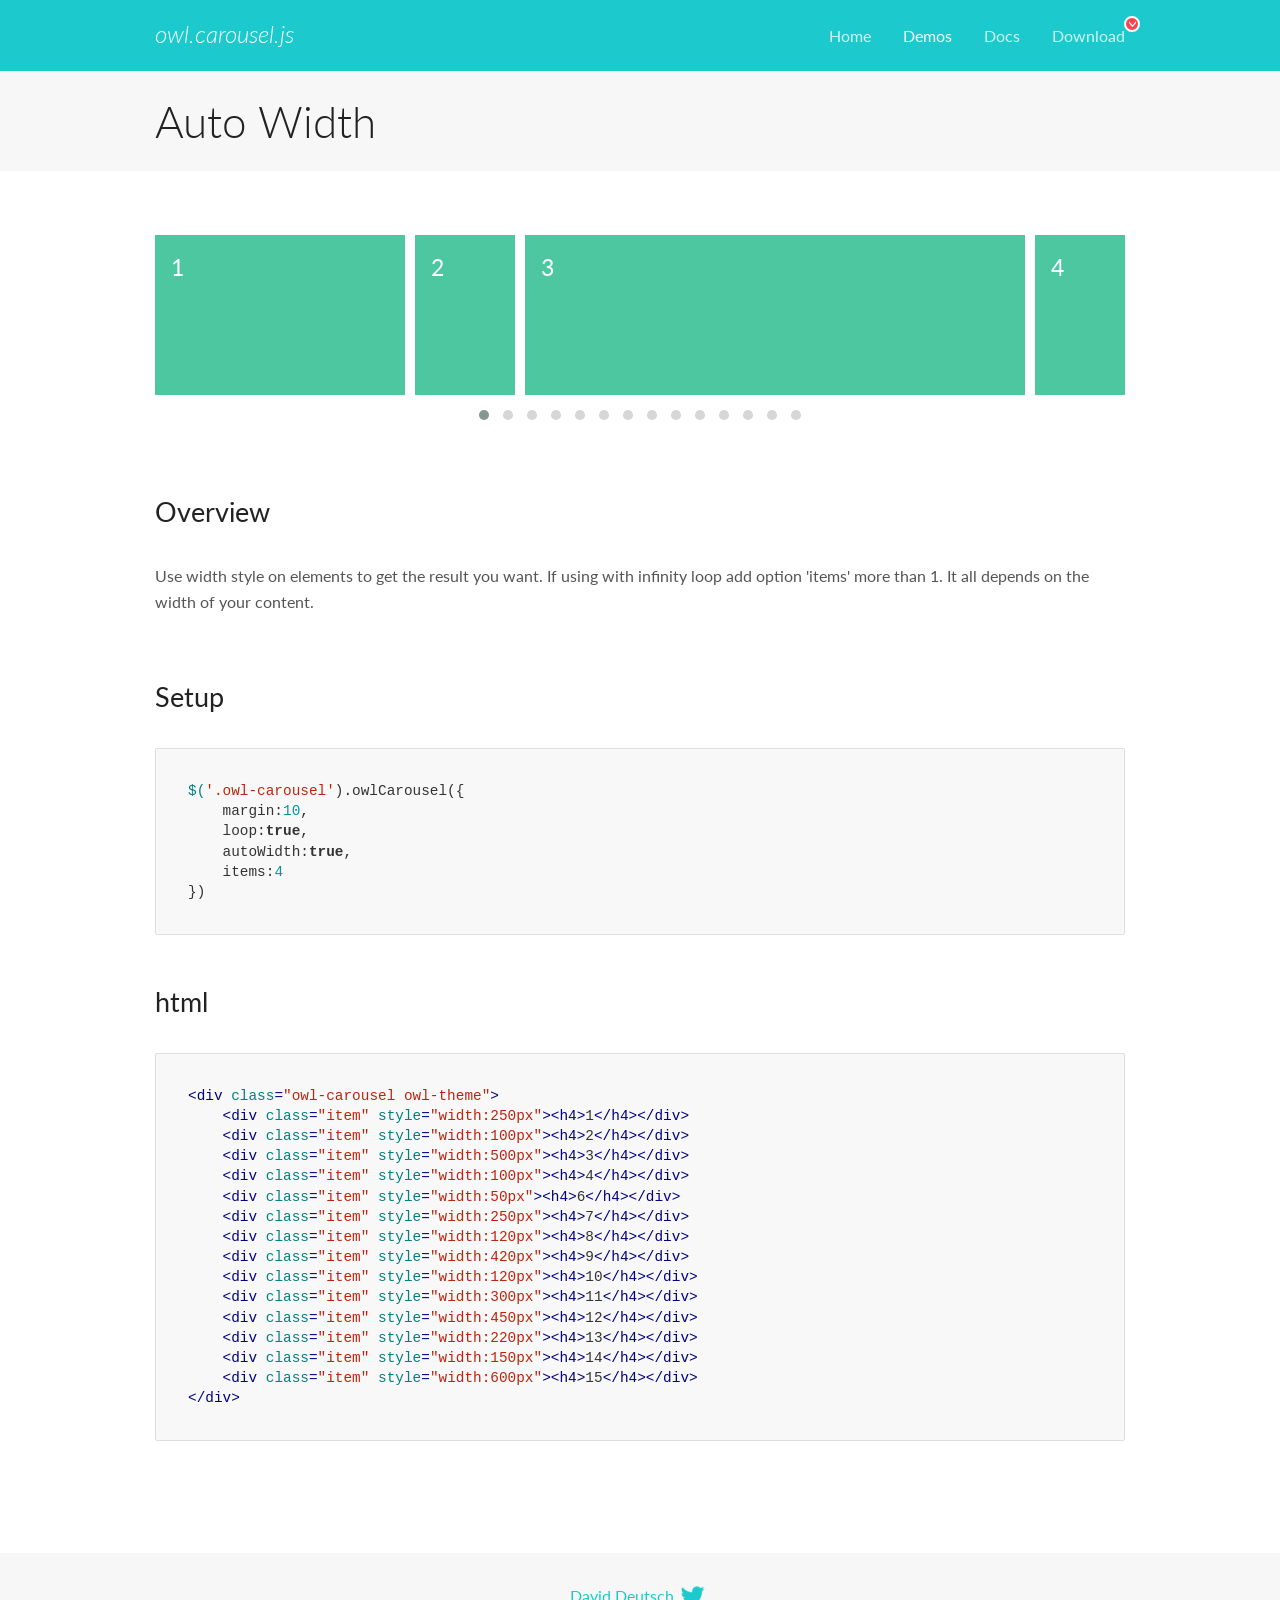
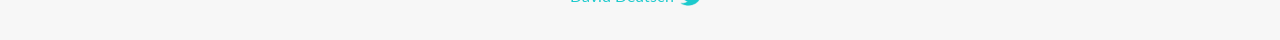
<file: node_modules/owl.carousel/docs/demos/autowidth.html>
<!DOCTYPE html>
<html lang="en">
  <head>

    <!-- head -->
    <meta charset="utf-8">
    <meta name="msapplication-tap-highlight" content="no" />
    <meta name="viewport" content="width=device-width, initial-scale=1.0" />
    <meta name="description" content="Auto Width">
    <meta name="author" content="David Deutsch">
    <title>
      Auto Width Demo | Owl Carousel | 2.3.4
    </title>

    <!-- Stylesheets -->
    <link href='https://fonts.googleapis.com/css?family=Lato:300,400,700,400italic,300italic' rel='stylesheet' type='text/css'>
    <link rel="stylesheet" href="../assets/css/docs.theme.min.css">

    <!-- Owl Stylesheets -->
    <link rel="stylesheet" href="../assets/owlcarousel/assets/owl.carousel.min.css">
    <link rel="stylesheet" href="../assets/owlcarousel/assets/owl.theme.default.min.css">

    <!-- HTML5 shim and Respond.js IE8 support of HTML5 elements and media queries -->

    <!--[if lt IE 9]>
      <script src="https://oss.maxcdn.com/libs/html5shiv/3.7.0/html5shiv.js"></script>
      <script src="https://oss.maxcdn.com/libs/respond.js/1.3.0/respond.min.js"></script>
    <![endif]-->

    <!-- Favicons -->
    <link rel="apple-touch-icon-precomposed" sizes="144x144" href="../assets/ico/apple-touch-icon-144-precomposed.png">
    <link rel="shortcut icon" href="../assets/ico/favicon.png">
    <link rel="shortcut icon" href="favicon.ico">

    <!-- Yeah i know js should not be in header. Its required for demos.-->

    <!-- javascript -->
    <script src="../assets/vendors/jquery.min.js"></script>
    <script src="../assets/owlcarousel/owl.carousel.js"></script>
  </head>
  <body>

    <!-- header -->
    <header class="header">
      <div class="row">
        <div class="large-12 columns">
          <div class="brand left">
            <h3>
              <a href="/OwlCarousel2/">owl.carousel.js</a> 
            </h3>
          </div>
          <a id="toggle-nav" class="right">
            <span></span> <span></span> <span></span> 
          </a> 
          <div class="nav-bar">
            <ul class="clearfix">
              <li> <a href="/OwlCarousel2/index.html">Home</a>  </li>
              <li class="active">
                <a href="/OwlCarousel2/demos/demos.html">Demos</a> 
              </li>
              <li> <a href="/OwlCarousel2/docs/started-welcome.html">Docs</a>  </li>
              <li>
                <a href="https://github.com/OwlCarousel2/OwlCarousel2/archive/2.3.4.zip">Download</a> 
                <span class="download"></span> 
              </li>
            </ul>
          </div>
        </div>
      </div>
    </header>

    <!-- title -->
    <section class="title">
      <div class="row">
        <div class="large-12 columns">
          <h1>Auto Width</h1>
        </div>
      </div>
    </section>

    <!--  Demos -->
    <section id="demos">
      <div class="row">
        <div class="large-12 columns">
          <div class="owl-carousel owl-theme">
            <div class="item" style="width:250px">
              <h4>1</h4>
            </div>
            <div class="item" style="width:100px">
              <h4>2</h4>
            </div>
            <div class="item" style="width:500px">
              <h4>3</h4>
            </div>
            <div class="item" style="width:100px">
              <h4>4</h4>
            </div>
            <div class="item" style="width:50px">
              <h4>6</h4>
            </div>
            <div class="item" style="width:250px">
              <h4>7</h4>
            </div>
            <div class="item" style="width:120px">
              <h4>8</h4>
            </div>
            <div class="item" style="width:420px">
              <h4>9</h4>
            </div>
            <div class="item" style="width:120px">
              <h4>10</h4>
            </div>
            <div class="item" style="width:300px">
              <h4>11</h4>
            </div>
            <div class="item" style="width:450px">
              <h4>12</h4>
            </div>
            <div class="item" style="width:220px">
              <h4>13</h4>
            </div>
            <div class="item" style="width:150px">
              <h4>14</h4>
            </div>
            <div class="item" style="width:600px">
              <h4>15</h4>
            </div>
          </div>
          <h3 id="overview">Overview</h3>
          <p>Use width style on elements to get the result you want. If using with infinity loop add option &#39;items&#39; more than 1. It all depends on the width of your content.</p>
          <h3 id="setup">Setup</h3>
          <pre><code>$(&#39;.owl-carousel&#39;).owlCarousel({
    margin:10,
    loop:true,
    autoWidth:true,
    items:4
})</code></pre>
          <h3 id="html">html</h3>
          <pre><code>&lt;div class=&quot;owl-carousel owl-theme&quot;&gt;
    &lt;div class=&quot;item&quot; style=&quot;width:250px&quot;&gt;&lt;h4&gt;1&lt;/h4&gt;&lt;/div&gt;
    &lt;div class=&quot;item&quot; style=&quot;width:100px&quot;&gt;&lt;h4&gt;2&lt;/h4&gt;&lt;/div&gt;
    &lt;div class=&quot;item&quot; style=&quot;width:500px&quot;&gt;&lt;h4&gt;3&lt;/h4&gt;&lt;/div&gt;
    &lt;div class=&quot;item&quot; style=&quot;width:100px&quot;&gt;&lt;h4&gt;4&lt;/h4&gt;&lt;/div&gt;
    &lt;div class=&quot;item&quot; style=&quot;width:50px&quot;&gt;&lt;h4&gt;6&lt;/h4&gt;&lt;/div&gt;
    &lt;div class=&quot;item&quot; style=&quot;width:250px&quot;&gt;&lt;h4&gt;7&lt;/h4&gt;&lt;/div&gt;
    &lt;div class=&quot;item&quot; style=&quot;width:120px&quot;&gt;&lt;h4&gt;8&lt;/h4&gt;&lt;/div&gt;
    &lt;div class=&quot;item&quot; style=&quot;width:420px&quot;&gt;&lt;h4&gt;9&lt;/h4&gt;&lt;/div&gt;
    &lt;div class=&quot;item&quot; style=&quot;width:120px&quot;&gt;&lt;h4&gt;10&lt;/h4&gt;&lt;/div&gt;
    &lt;div class=&quot;item&quot; style=&quot;width:300px&quot;&gt;&lt;h4&gt;11&lt;/h4&gt;&lt;/div&gt;
    &lt;div class=&quot;item&quot; style=&quot;width:450px&quot;&gt;&lt;h4&gt;12&lt;/h4&gt;&lt;/div&gt;
    &lt;div class=&quot;item&quot; style=&quot;width:220px&quot;&gt;&lt;h4&gt;13&lt;/h4&gt;&lt;/div&gt;
    &lt;div class=&quot;item&quot; style=&quot;width:150px&quot;&gt;&lt;h4&gt;14&lt;/h4&gt;&lt;/div&gt;
    &lt;div class=&quot;item&quot; style=&quot;width:600px&quot;&gt;&lt;h4&gt;15&lt;/h4&gt;&lt;/div&gt;
&lt;/div&gt;</code></pre>
          <script>
            $(document).ready(function() {
              $('.owl-carousel').owlCarousel({
                margin: 10,
                loop: true,
                autoWidth: true,
                items: 4
              })
            })
          </script>
        </div>
      </div>
    </section>

    <!-- footer -->
    <footer class="footer">
      <div class="row">
        <div class="large-12 columns">
          <h5>
            <a href="/OwlCarousel2/docs/support-contact.html">David Deutsch</a> 
            <a id="custom-tweet-button" href="https://twitter.com/share?url=https://github.com/OwlCarousel2/OwlCarousel2&text=Owl Carousel - This is so awesome! " target="_blank"></a> 
          </h5>
        </div>
      </div>
    </footer>

    <!-- vendors -->
    <script src="../assets/vendors/highlight.js"></script>
    <script src="../assets/js/app.js"></script>
  </body>
</html>
</file>
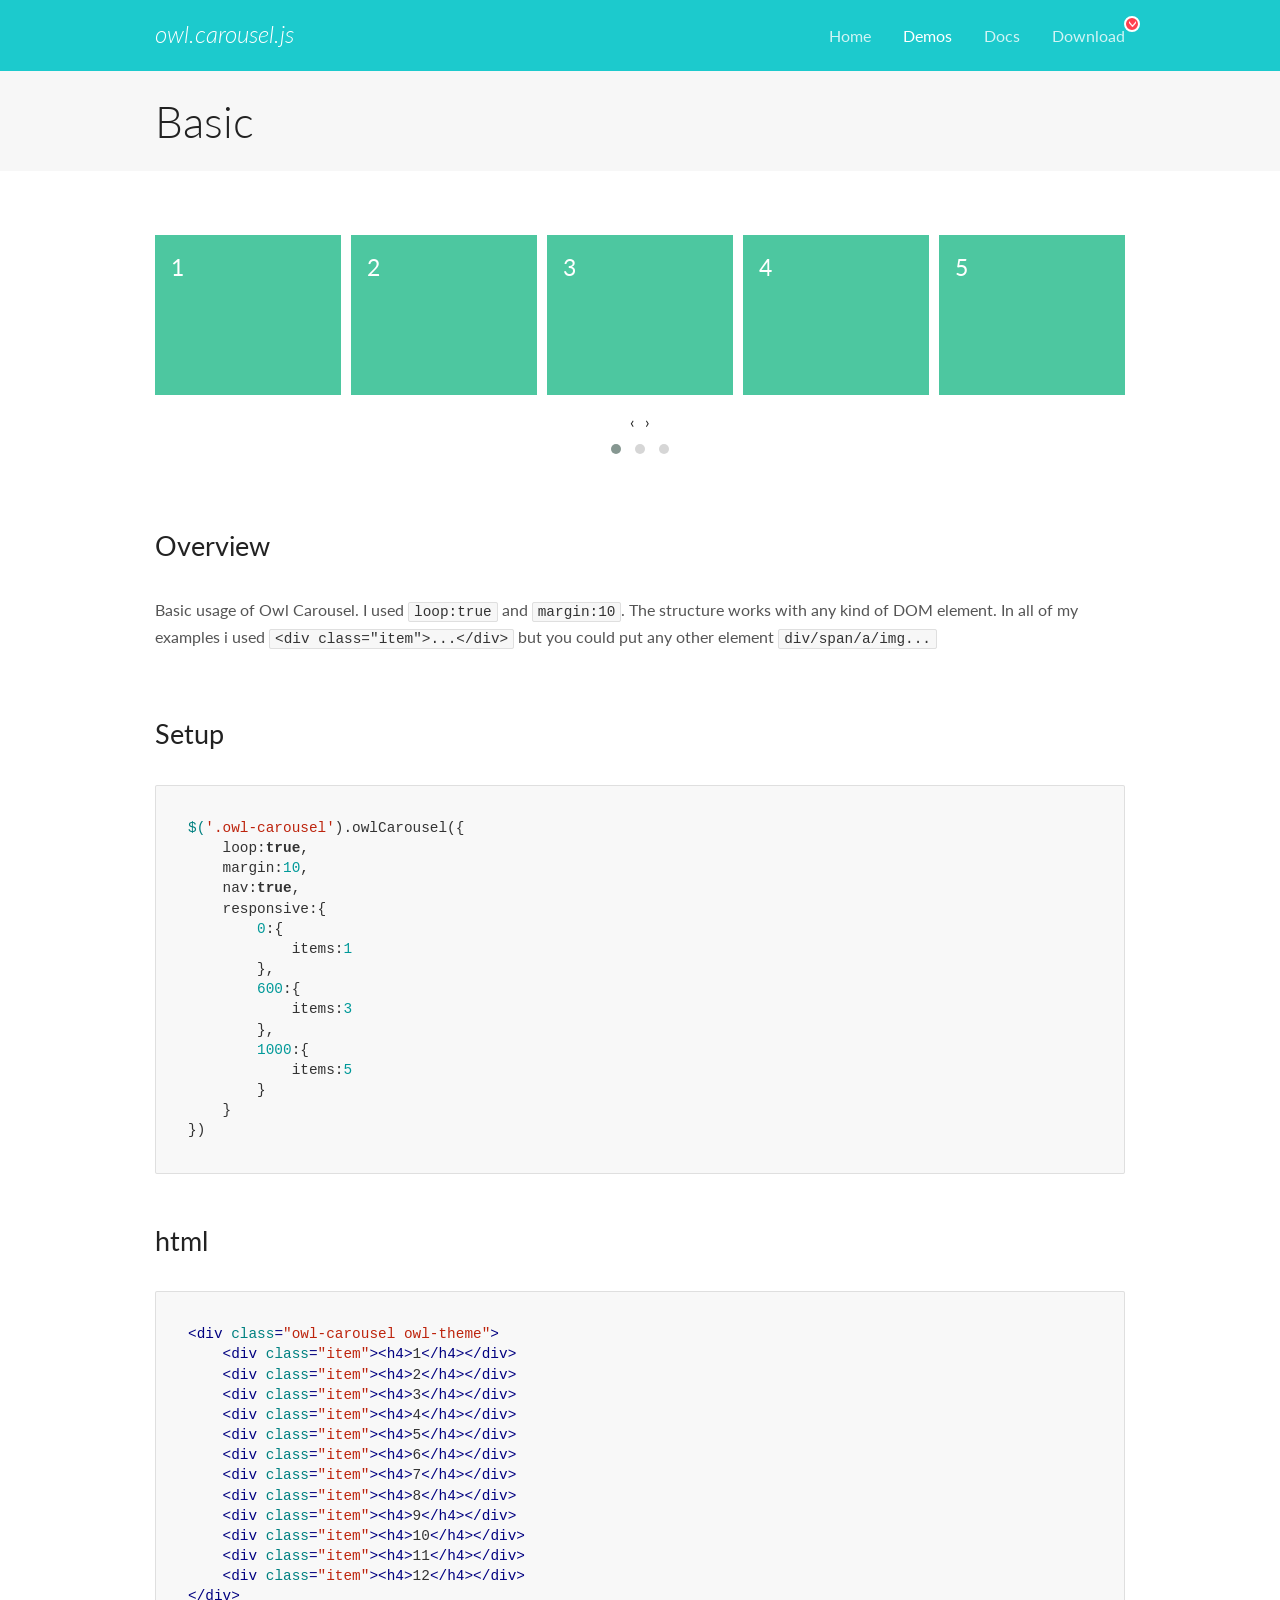
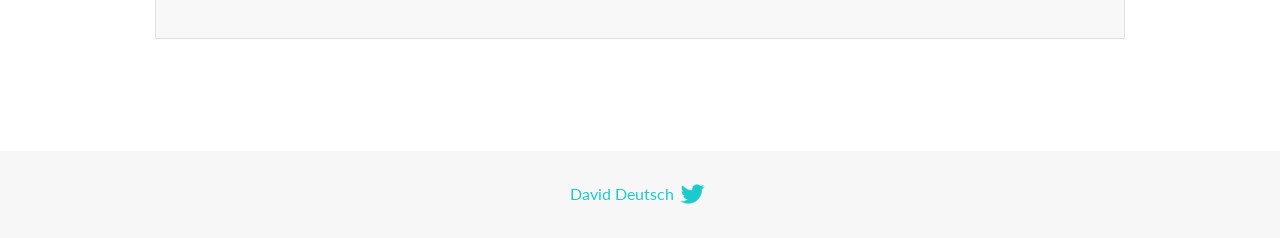
<file: node_modules/owl.carousel/docs/demos/basic.html>
<!DOCTYPE html>
<html lang="en">
  <head>

    <!-- head -->
    <meta charset="utf-8">
    <meta name="msapplication-tap-highlight" content="no" />
    <meta name="viewport" content="width=device-width, initial-scale=1.0" />
    <meta name="description" content="Basic usage demo">
    <meta name="author" content="David Deutsch">
    <title>
      Basic Demo | Owl Carousel | 2.3.4
    </title>

    <!-- Stylesheets -->
    <link href='https://fonts.googleapis.com/css?family=Lato:300,400,700,400italic,300italic' rel='stylesheet' type='text/css'>
    <link rel="stylesheet" href="../assets/css/docs.theme.min.css">

    <!-- Owl Stylesheets -->
    <link rel="stylesheet" href="../assets/owlcarousel/assets/owl.carousel.min.css">
    <link rel="stylesheet" href="../assets/owlcarousel/assets/owl.theme.default.min.css">

    <!-- HTML5 shim and Respond.js IE8 support of HTML5 elements and media queries -->

    <!--[if lt IE 9]>
      <script src="https://oss.maxcdn.com/libs/html5shiv/3.7.0/html5shiv.js"></script>
      <script src="https://oss.maxcdn.com/libs/respond.js/1.3.0/respond.min.js"></script>
    <![endif]-->

    <!-- Favicons -->
    <link rel="apple-touch-icon-precomposed" sizes="144x144" href="../assets/ico/apple-touch-icon-144-precomposed.png">
    <link rel="shortcut icon" href="../assets/ico/favicon.png">
    <link rel="shortcut icon" href="favicon.ico">

    <!-- Yeah i know js should not be in header. Its required for demos.-->

    <!-- javascript -->
    <script src="../assets/vendors/jquery.min.js"></script>
    <script src="../assets/owlcarousel/owl.carousel.js"></script>
  </head>
  <body>

    <!-- header -->
    <header class="header">
      <div class="row">
        <div class="large-12 columns">
          <div class="brand left">
            <h3>
              <a href="/OwlCarousel2/">owl.carousel.js</a> 
            </h3>
          </div>
          <a id="toggle-nav" class="right">
            <span></span> <span></span> <span></span> 
          </a> 
          <div class="nav-bar">
            <ul class="clearfix">
              <li> <a href="/OwlCarousel2/index.html">Home</a>  </li>
              <li class="active">
                <a href="/OwlCarousel2/demos/demos.html">Demos</a> 
              </li>
              <li> <a href="/OwlCarousel2/docs/started-welcome.html">Docs</a>  </li>
              <li>
                <a href="https://github.com/OwlCarousel2/OwlCarousel2/archive/2.3.4.zip">Download</a> 
                <span class="download"></span> 
              </li>
            </ul>
          </div>
        </div>
      </div>
    </header>

    <!-- title -->
    <section class="title">
      <div class="row">
        <div class="large-12 columns">
          <h1>Basic</h1>
        </div>
      </div>
    </section>

    <!--  Demos -->
    <section id="demos">
      <div class="row">
        <div class="large-12 columns">
          <div class="owl-carousel owl-theme">
            <div class="item">
              <h4>1</h4>
            </div>
            <div class="item">
              <h4>2</h4>
            </div>
            <div class="item">
              <h4>3</h4>
            </div>
            <div class="item">
              <h4>4</h4>
            </div>
            <div class="item">
              <h4>5</h4>
            </div>
            <div class="item">
              <h4>6</h4>
            </div>
            <div class="item">
              <h4>7</h4>
            </div>
            <div class="item">
              <h4>8</h4>
            </div>
            <div class="item">
              <h4>9</h4>
            </div>
            <div class="item">
              <h4>10</h4>
            </div>
            <div class="item">
              <h4>11</h4>
            </div>
            <div class="item">
              <h4>12</h4>
            </div>
          </div>
          <h3 id="overview">Overview</h3>
          <p>Basic usage of Owl Carousel. I used <code>loop:true</code> and <code>margin:10</code>. The structure works with any kind of DOM element. In all of my examples i used <code>&lt;div class=&quot;item&quot;&gt;...&lt;/div&gt;</code> but you could
            put any other element <code>div/span/a/img...</code></p>
          <h3 id="setup">Setup</h3>
          <pre><code>$(&#39;.owl-carousel&#39;).owlCarousel({
    loop:true,
    margin:10,
    nav:true,
    responsive:{
        0:{
            items:1
        },
        600:{
            items:3
        },
        1000:{
            items:5
        }
    }
})</code></pre>
          <h3 id="html">html</h3>
          <pre><code>&lt;div class=&quot;owl-carousel owl-theme&quot;&gt;
    &lt;div class=&quot;item&quot;&gt;&lt;h4&gt;1&lt;/h4&gt;&lt;/div&gt;
    &lt;div class=&quot;item&quot;&gt;&lt;h4&gt;2&lt;/h4&gt;&lt;/div&gt;
    &lt;div class=&quot;item&quot;&gt;&lt;h4&gt;3&lt;/h4&gt;&lt;/div&gt;
    &lt;div class=&quot;item&quot;&gt;&lt;h4&gt;4&lt;/h4&gt;&lt;/div&gt;
    &lt;div class=&quot;item&quot;&gt;&lt;h4&gt;5&lt;/h4&gt;&lt;/div&gt;
    &lt;div class=&quot;item&quot;&gt;&lt;h4&gt;6&lt;/h4&gt;&lt;/div&gt;
    &lt;div class=&quot;item&quot;&gt;&lt;h4&gt;7&lt;/h4&gt;&lt;/div&gt;
    &lt;div class=&quot;item&quot;&gt;&lt;h4&gt;8&lt;/h4&gt;&lt;/div&gt;
    &lt;div class=&quot;item&quot;&gt;&lt;h4&gt;9&lt;/h4&gt;&lt;/div&gt;
    &lt;div class=&quot;item&quot;&gt;&lt;h4&gt;10&lt;/h4&gt;&lt;/div&gt;
    &lt;div class=&quot;item&quot;&gt;&lt;h4&gt;11&lt;/h4&gt;&lt;/div&gt;
    &lt;div class=&quot;item&quot;&gt;&lt;h4&gt;12&lt;/h4&gt;&lt;/div&gt;
&lt;/div&gt;</code></pre>
          <script>
            $(document).ready(function() {
              var owl = $('.owl-carousel');
              owl.owlCarousel({
                margin: 10,
                nav: true,
                loop: true,
                responsive: {
                  0: {
                    items: 1
                  },
                  600: {
                    items: 3
                  },
                  1000: {
                    items: 5
                  }
                }
              })
            })
          </script>
        </div>
      </div>
    </section>

    <!-- footer -->
    <footer class="footer">
      <div class="row">
        <div class="large-12 columns">
          <h5>
            <a href="/OwlCarousel2/docs/support-contact.html">David Deutsch</a> 
            <a id="custom-tweet-button" href="https://twitter.com/share?url=https://github.com/OwlCarousel2/OwlCarousel2&text=Owl Carousel - This is so awesome! " target="_blank"></a> 
          </h5>
        </div>
      </div>
    </footer>

    <!-- vendors -->
    <script src="../assets/vendors/highlight.js"></script>
    <script src="../assets/js/app.js"></script>
  </body>
</html>
</file>
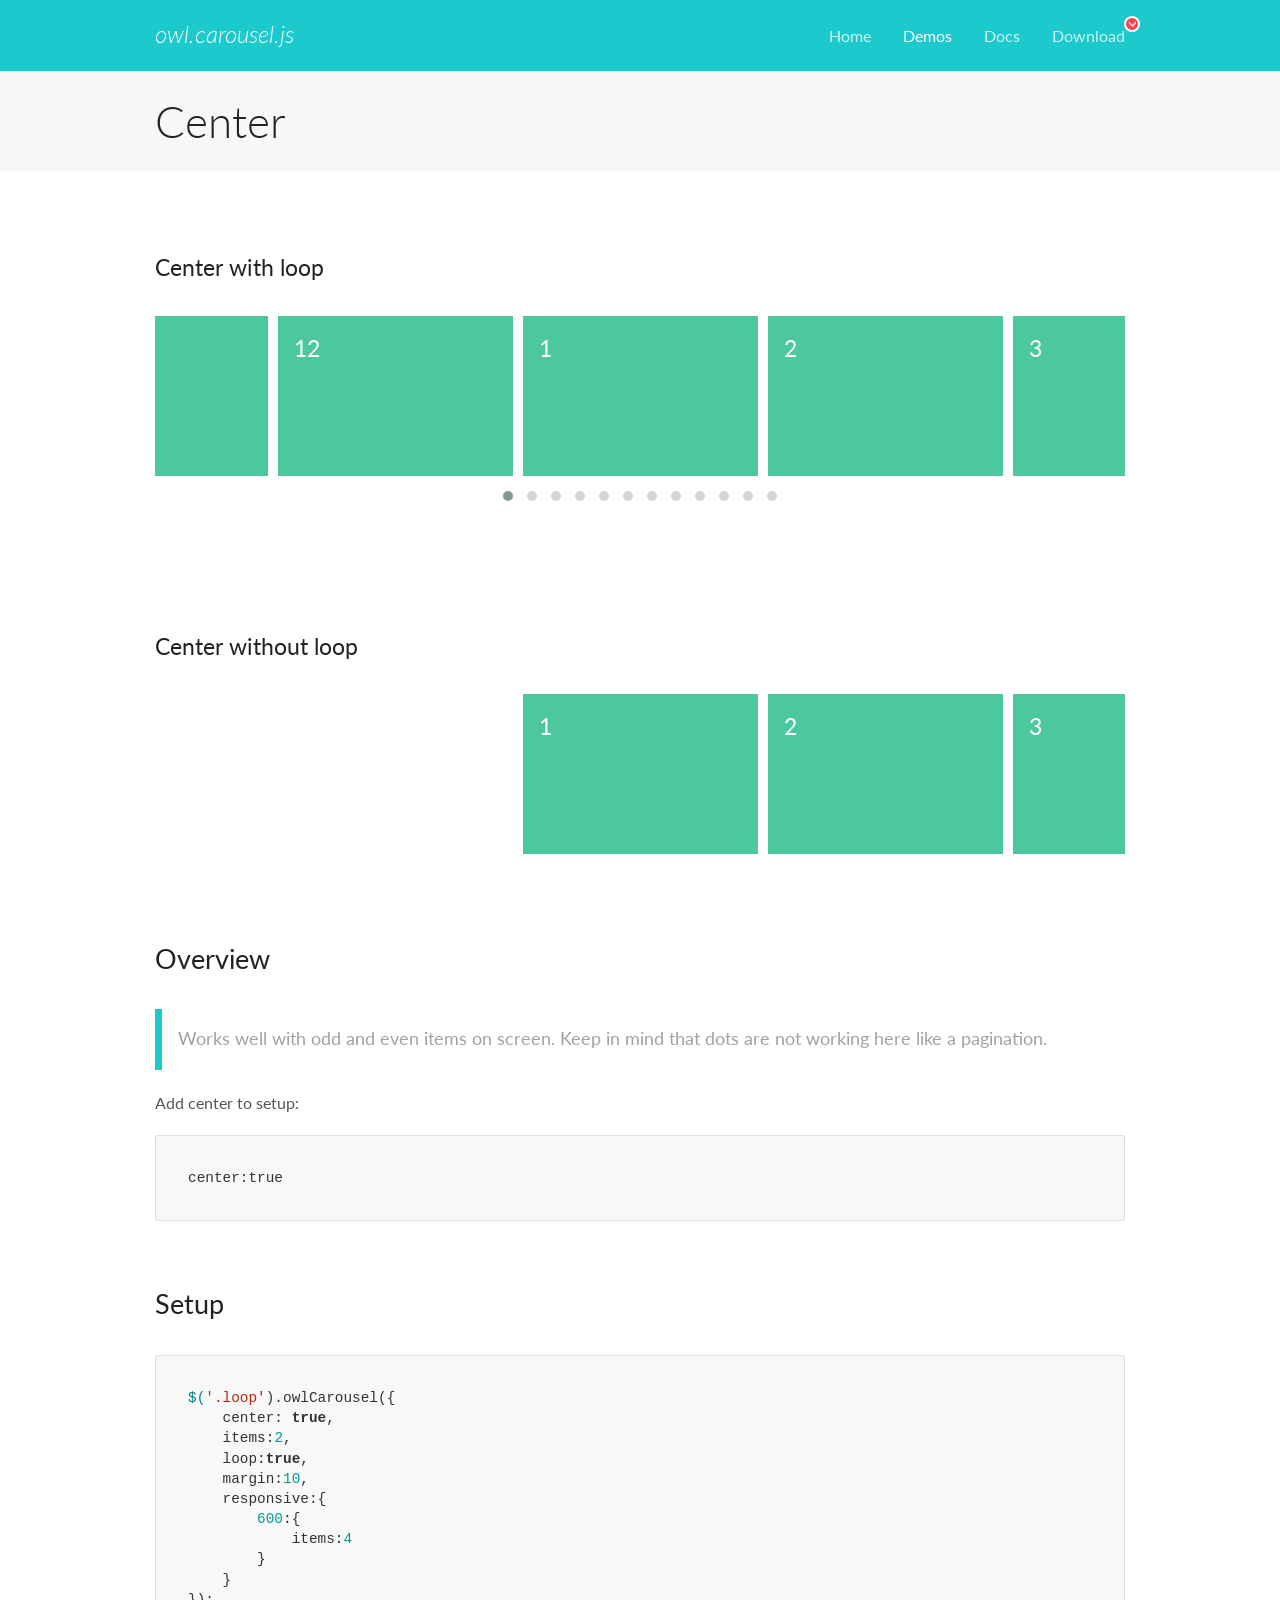
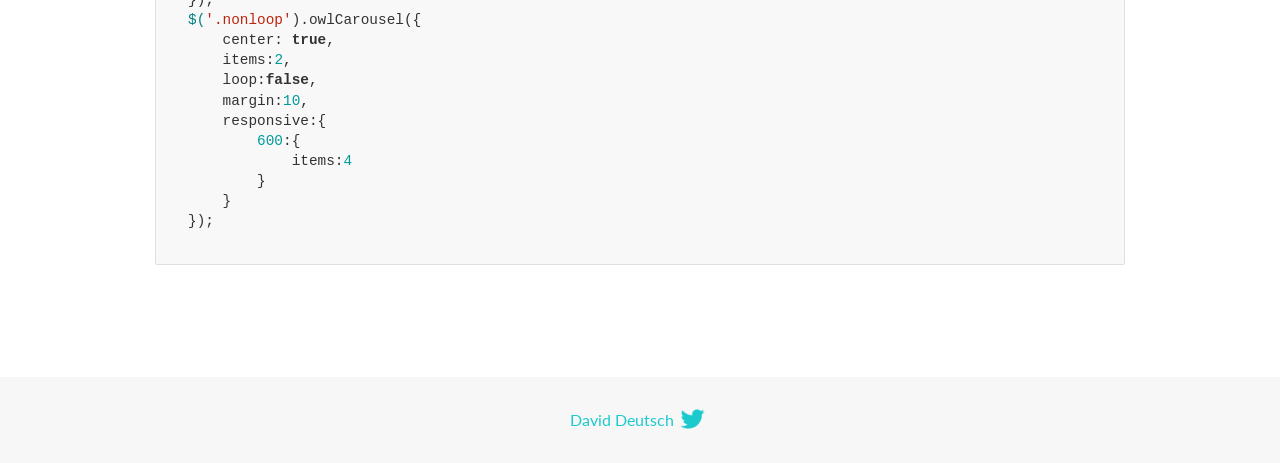
<file: node_modules/owl.carousel/docs/demos/center.html>
<!DOCTYPE html>
<html lang="en">
  <head>

    <!-- head -->
    <meta charset="utf-8">
    <meta name="msapplication-tap-highlight" content="no" />
    <meta name="viewport" content="width=device-width, initial-scale=1.0" />
    <meta name="description" content="Center carousel">
    <meta name="author" content="David Deutsch">
    <title>
      Center Demo | Owl Carousel | 2.3.4
    </title>

    <!-- Stylesheets -->
    <link href='https://fonts.googleapis.com/css?family=Lato:300,400,700,400italic,300italic' rel='stylesheet' type='text/css'>
    <link rel="stylesheet" href="../assets/css/docs.theme.min.css">

    <!-- Owl Stylesheets -->
    <link rel="stylesheet" href="../assets/owlcarousel/assets/owl.carousel.min.css">
    <link rel="stylesheet" href="../assets/owlcarousel/assets/owl.theme.default.min.css">

    <!-- HTML5 shim and Respond.js IE8 support of HTML5 elements and media queries -->

    <!--[if lt IE 9]>
      <script src="https://oss.maxcdn.com/libs/html5shiv/3.7.0/html5shiv.js"></script>
      <script src="https://oss.maxcdn.com/libs/respond.js/1.3.0/respond.min.js"></script>
    <![endif]-->

    <!-- Favicons -->
    <link rel="apple-touch-icon-precomposed" sizes="144x144" href="../assets/ico/apple-touch-icon-144-precomposed.png">
    <link rel="shortcut icon" href="../assets/ico/favicon.png">
    <link rel="shortcut icon" href="favicon.ico">

    <!-- Yeah i know js should not be in header. Its required for demos.-->

    <!-- javascript -->
    <script src="../assets/vendors/jquery.min.js"></script>
    <script src="../assets/owlcarousel/owl.carousel.js"></script>
  </head>
  <body>

    <!-- header -->
    <header class="header">
      <div class="row">
        <div class="large-12 columns">
          <div class="brand left">
            <h3>
              <a href="/OwlCarousel2/">owl.carousel.js</a> 
            </h3>
          </div>
          <a id="toggle-nav" class="right">
            <span></span> <span></span> <span></span> 
          </a> 
          <div class="nav-bar">
            <ul class="clearfix">
              <li> <a href="/OwlCarousel2/index.html">Home</a>  </li>
              <li class="active">
                <a href="/OwlCarousel2/demos/demos.html">Demos</a> 
              </li>
              <li> <a href="/OwlCarousel2/docs/started-welcome.html">Docs</a>  </li>
              <li>
                <a href="https://github.com/OwlCarousel2/OwlCarousel2/archive/2.3.4.zip">Download</a> 
                <span class="download"></span> 
              </li>
            </ul>
          </div>
        </div>
      </div>
    </header>

    <!-- title -->
    <section class="title">
      <div class="row">
        <div class="large-12 columns">
          <h1>Center</h1>
        </div>
      </div>
    </section>

    <!--  Demos -->
    <section id="demos">
      <div class="row">
        <div class="large-12 columns">
          <h4 id="center-with-loop">Center with loop</h4>
          <div class="loop owl-carousel owl-theme">
            <div class="item">
              <h4>1</h4>
            </div>
            <div class="item">
              <h4>2</h4>
            </div>
            <div class="item">
              <h4>3</h4>
            </div>
            <div class="item">
              <h4>4</h4>
            </div>
            <div class="item">
              <h4>5</h4>
            </div>
            <div class="item">
              <h4>6</h4>
            </div>
            <div class="item">
              <h4>7</h4>
            </div>
            <div class="item">
              <h4>8</h4>
            </div>
            <div class="item">
              <h4>9</h4>
            </div>
            <div class="item">
              <h4>10</h4>
            </div>
            <div class="item">
              <h4>11</h4>
            </div>
            <div class="item">
              <h4>12</h4>
            </div>
          </div>
          <br>
          <h4 id="center-without-loop">Center without loop</h4>
          <div class="nonloop owl-carousel">
            <div class="item">
              <h4>1</h4>
            </div>
            <div class="item">
              <h4>2</h4>
            </div>
            <div class="item">
              <h4>3</h4>
            </div>
            <div class="item">
              <h4>4</h4>
            </div>
            <div class="item">
              <h4>5</h4>
            </div>
            <div class="item">
              <h4>6</h4>
            </div>
            <div class="item">
              <h4>7</h4>
            </div>
            <div class="item">
              <h4>8</h4>
            </div>
            <div class="item">
              <h4>9</h4>
            </div>
            <div class="item">
              <h4>10</h4>
            </div>
            <div class="item">
              <h4>11</h4>
            </div>
            <div class="item">
              <h4>12</h4>
            </div>
          </div>
          <h3 id="overview">Overview</h3>
          <blockquote>
            <p>Works well with odd and even items on screen. Keep in mind that dots are not working here like a pagination.</p>
          </blockquote>
          <p>Add center to setup:</p>
          <pre><code>center:true</code></pre>
          <h3 id="setup">Setup</h3>
          <pre><code>$(&#39;.loop&#39;).owlCarousel({
    center: true,
    items:2,
    loop:true,
    margin:10,
    responsive:{
        600:{
            items:4
        }
    }
});
$(&#39;.nonloop&#39;).owlCarousel({
    center: true,
    items:2,
    loop:false,
    margin:10,
    responsive:{
        600:{
            items:4
        }
    }
});</code></pre>
          <script>
            jQuery(document).ready(function($) {
              $('.loop').owlCarousel({
                center: true,
                items: 2,
                loop: true,
                margin: 10,
                responsive: {
                  600: {
                    items: 4
                  }
                }
              });
              $('.nonloop').owlCarousel({
                center: true,
                items: 2,
                loop: false,
                margin: 10,
                responsive: {
                  600: {
                    items: 4
                  }
                }
              });
            });
          </script>
        </div>
      </div>
    </section>

    <!-- footer -->
    <footer class="footer">
      <div class="row">
        <div class="large-12 columns">
          <h5>
            <a href="/OwlCarousel2/docs/support-contact.html">David Deutsch</a> 
            <a id="custom-tweet-button" href="https://twitter.com/share?url=https://github.com/OwlCarousel2/OwlCarousel2&text=Owl Carousel - This is so awesome! " target="_blank"></a> 
          </h5>
        </div>
      </div>
    </footer>

    <!-- vendors -->
    <script src="../assets/vendors/highlight.js"></script>
    <script src="../assets/js/app.js"></script>
  </body>
</html>
</file>
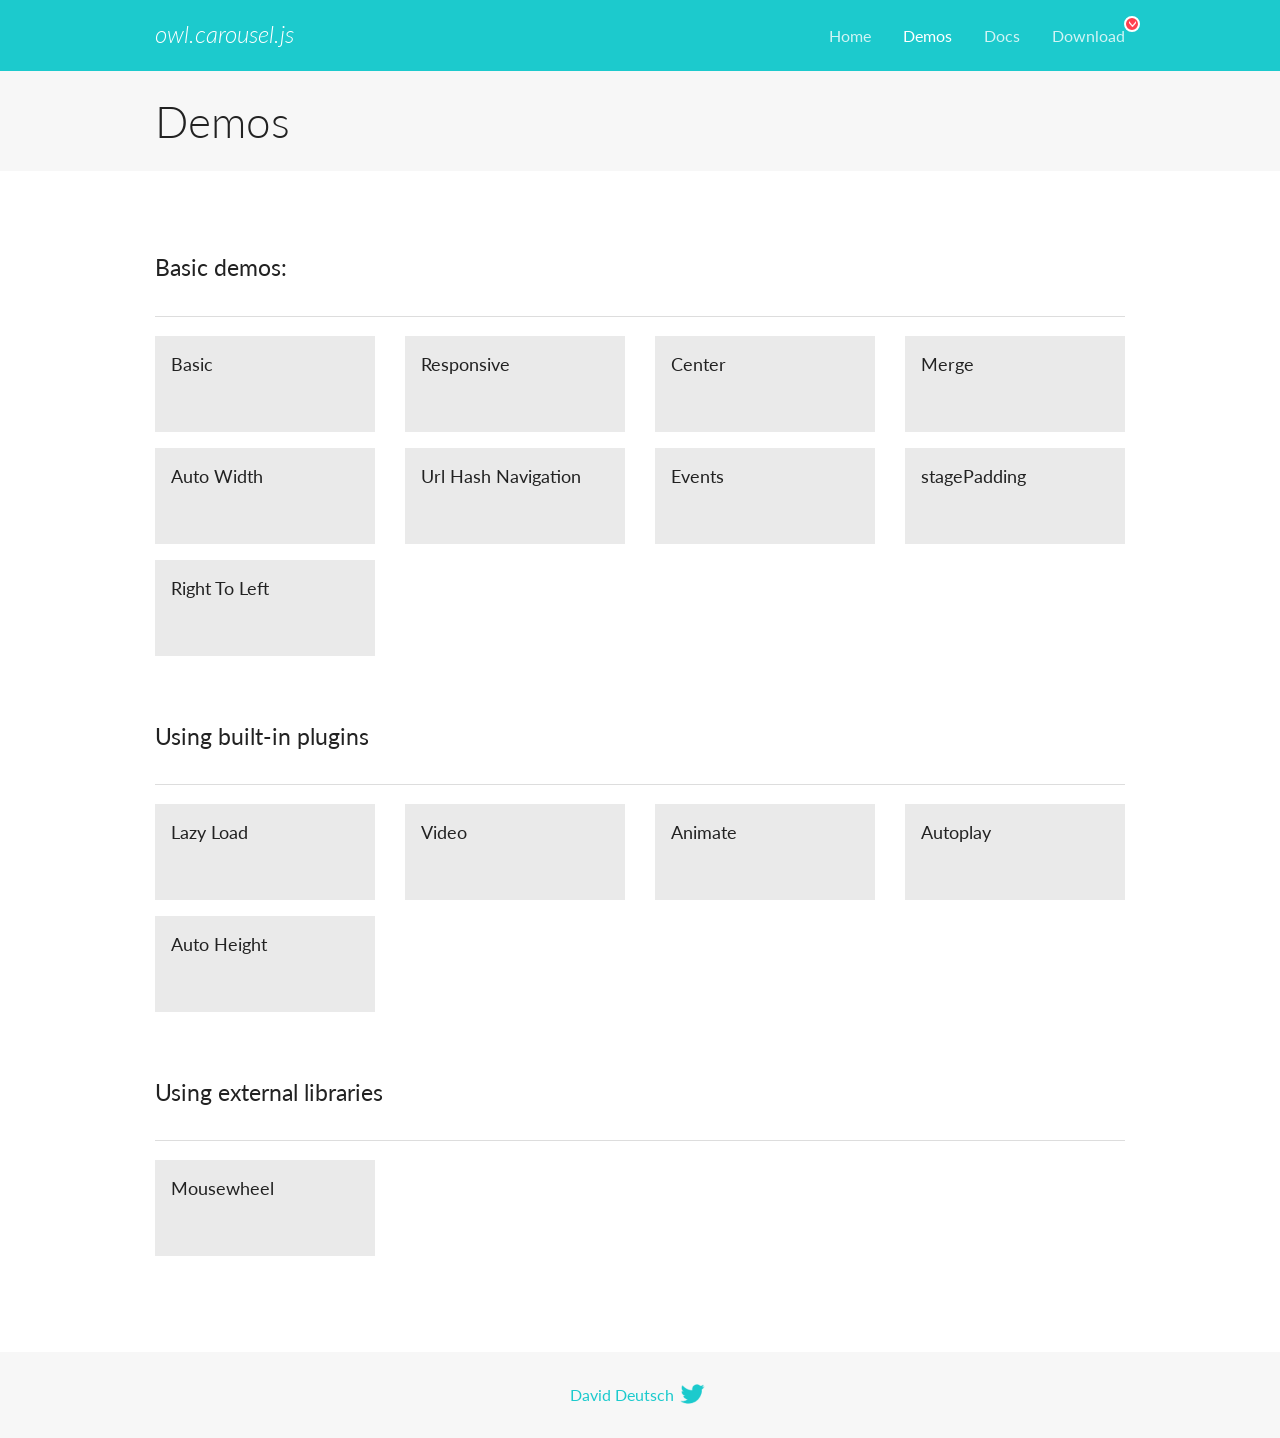
<file: node_modules/owl.carousel/docs/demos/demos.html>
<!DOCTYPE html>
<html lang="en">
  <head>

    <!-- head -->
    <meta charset="utf-8">
    <meta name="msapplication-tap-highlight" content="no" />
    <meta name="viewport" content="width=device-width, initial-scale=1.0" />
    <meta name="description" content="A list of Owl Carousel examples.">
    <meta name="author" content="David Deutsch">
    <title>
      Demos | Owl Carousel | 2.3.4
    </title>

    <!-- Stylesheets -->
    <link href='https://fonts.googleapis.com/css?family=Lato:300,400,700,400italic,300italic' rel='stylesheet' type='text/css'>
    <link rel="stylesheet" href="../assets/css/docs.theme.min.css">

    <!-- Owl Stylesheets -->
    <link rel="stylesheet" href="../assets/owlcarousel/assets/owl.carousel.min.css">
    <link rel="stylesheet" href="../assets/owlcarousel/assets/owl.theme.default.min.css">

    <!-- HTML5 shim and Respond.js IE8 support of HTML5 elements and media queries -->

    <!--[if lt IE 9]>
      <script src="https://oss.maxcdn.com/libs/html5shiv/3.7.0/html5shiv.js"></script>
      <script src="https://oss.maxcdn.com/libs/respond.js/1.3.0/respond.min.js"></script>
    <![endif]-->

    <!-- Favicons -->
    <link rel="apple-touch-icon-precomposed" sizes="144x144" href="../assets/ico/apple-touch-icon-144-precomposed.png">
    <link rel="shortcut icon" href="../assets/ico/favicon.png">
    <link rel="shortcut icon" href="favicon.ico">

    <!-- Yeah i know js should not be in header. Its required for demos.-->

    <!-- javascript -->
    <script src="../assets/vendors/jquery.min.js"></script>
    <script src="../assets/owlcarousel/owl.carousel.js"></script>
  </head>
  <body>

    <!-- header -->
    <header class="header">
      <div class="row">
        <div class="large-12 columns">
          <div class="brand left">
            <h3>
              <a href="/OwlCarousel2/">owl.carousel.js</a> 
            </h3>
          </div>
          <a id="toggle-nav" class="right">
            <span></span> <span></span> <span></span> 
          </a> 
          <div class="nav-bar">
            <ul class="clearfix">
              <li> <a href="/OwlCarousel2/index.html">Home</a>  </li>
              <li class="active">
                <a href="/OwlCarousel2/demos/demos.html">Demos</a> 
              </li>
              <li> <a href="/OwlCarousel2/docs/started-welcome.html">Docs</a>  </li>
              <li>
                <a href="https://github.com/OwlCarousel2/OwlCarousel2/archive/2.3.4.zip">Download</a> 
                <span class="download"></span> 
              </li>
            </ul>
          </div>
        </div>
      </div>
    </header>

    <!-- title -->
    <section class="title">
      <div class="row">
        <div class="large-12 columns">
          <h1>Demos</h1>
        </div>
      </div>
    </section>

    <!--  Demos -->
    <section id="demos">
      <div class="row">
        <div class="large-12 columns">
          <h4 id="basic-demos-">Basic demos:</h4>
          <hr>
          <div class="demo-list">
            <div class="row">
              <div class="small-6 medium-4 large-3 columns">
                <a href="basic.html" class="demo-block">
                  <h5>Basic </h5>
                </a> 
              </div>
              <div class="small-6 medium-4 large-3 columns">
                <a href="responsive.html" class="demo-block">
                  <h5>Responsive </h5>
                </a> 
              </div>
              <div class="small-6 medium-4 large-3 columns">
                <a href="center.html" class="demo-block">
                  <h5>Center </h5>
                </a> 
              </div>
              <div class="small-6 medium-4 large-3 columns">
                <a href="merge.html" class="demo-block">
                  <h5>Merge </h5>
                </a> 
              </div>
              <div class="small-6 medium-4 large-3 columns">
                <a href="autowidth.html" class="demo-block">
                  <h5>Auto Width </h5>
                </a> 
              </div>
              <div class="small-6 medium-4 large-3 columns">
                <a href="urlhashnav.html" class="demo-block">
                  <h5>Url Hash Navigation </h5>
                </a> 
              </div>
              <div class="small-6 medium-4 large-3 columns">
                <a href="events.html" class="demo-block">
                  <h5>Events </h5>
                </a> 
              </div>
              <div class="small-6 medium-4 large-3 columns">
                <a href="stagepadding.html" class="demo-block">
                  <h5>stagePadding </h5>
                </a> 
              </div>
              <div class="small-6 medium-4 large-3 columns">
                <a href="rtl.html" class="demo-block">
                  <h5>Right To Left </h5>
                </a> 
              </div>
            </div>
          </div>
          <h4 id="using-built-in-plugins">Using built-in plugins</h4>
          <hr>
          <div class="demo-list">
            <div class="row">
              <div class="small-6 medium-4 large-3 columns">
                <a href="lazyLoad.html" class="demo-block">
                  <h5>Lazy Load </h5>
                </a> 
              </div>
              <div class="small-6 medium-4 large-3 columns">
                <a href="video.html" class="demo-block">
                  <h5>Video </h5>
                </a> 
              </div>
              <div class="small-6 medium-4 large-3 columns">
                <a href="animate.html" class="demo-block">
                  <h5>Animate </h5>
                </a> 
              </div>
              <div class="small-6 medium-4 large-3 columns">
                <a href="autoplay.html" class="demo-block">
                  <h5>Autoplay </h5>
                </a> 
              </div>
              <div class="small-6 medium-4 large-3 columns">
                <a href="autoheight.html" class="demo-block">
                  <h5>Auto Height </h5>
                </a> 
              </div>
            </div>
          </div>
          <h4 id="using-external-libraries">Using external libraries</h4>
          <hr>
          <div class="demo-list">
            <div class="row">
              <div class="small-6 medium-4 large-3 columns">
                <a href="mousewheel.html" class="demo-block">
                  <h5>Mousewheel </h5>
                </a> 
              </div>
            </div>
          </div>
        </div>
      </div>
    </section>

    <!-- footer -->
    <footer class="footer">
      <div class="row">
        <div class="large-12 columns">
          <h5>
            <a href="/OwlCarousel2/docs/support-contact.html">David Deutsch</a> 
            <a id="custom-tweet-button" href="https://twitter.com/share?url=https://github.com/OwlCarousel2/OwlCarousel2&text=Owl Carousel - This is so awesome! " target="_blank"></a> 
          </h5>
        </div>
      </div>
    </footer>

    <!-- vendors -->
    <script src="../assets/vendors/highlight.js"></script>
    <script src="../assets/js/app.js"></script>
  </body>
</html>
</file>
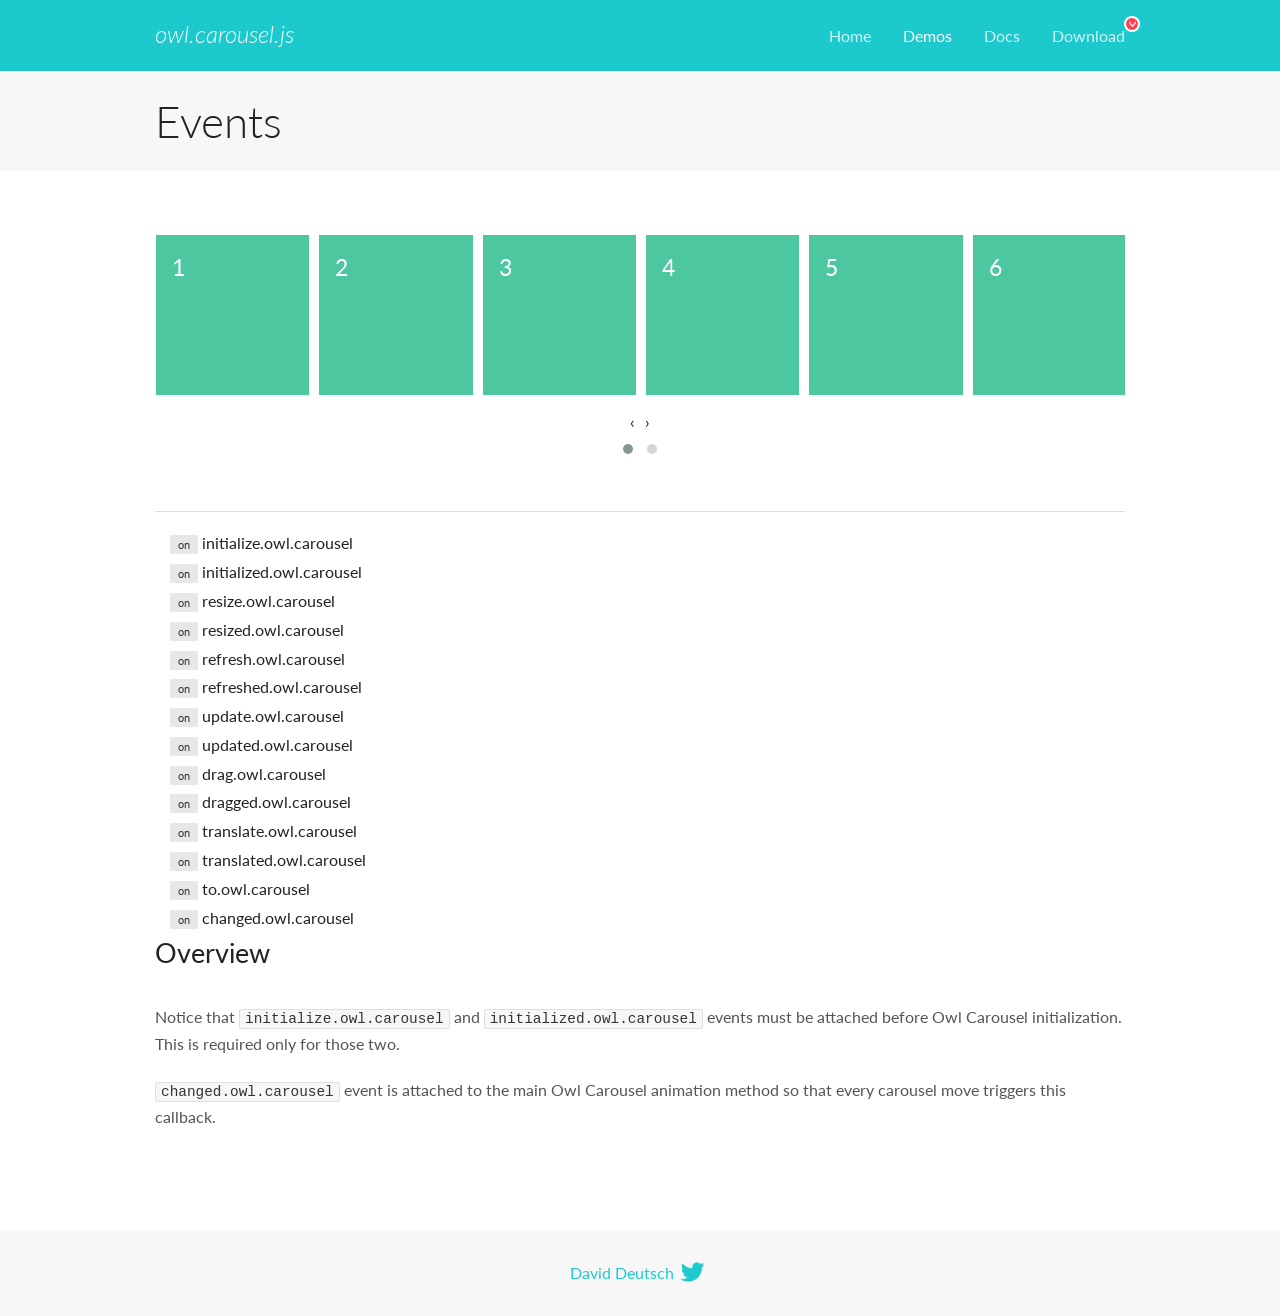
<file: node_modules/owl.carousel/docs/demos/events.html>
<!DOCTYPE html>
<html lang="en">
  <head>

    <!-- head -->
    <meta charset="utf-8">
    <meta name="msapplication-tap-highlight" content="no" />
    <meta name="viewport" content="width=device-width, initial-scale=1.0" />
    <meta name="description" content="Events usage demo">
    <meta name="author" content="David Deutsch">
    <title>
      Events Demo | Owl Carousel | 2.3.4
    </title>

    <!-- Stylesheets -->
    <link href='https://fonts.googleapis.com/css?family=Lato:300,400,700,400italic,300italic' rel='stylesheet' type='text/css'>
    <link rel="stylesheet" href="../assets/css/docs.theme.min.css">

    <!-- Owl Stylesheets -->
    <link rel="stylesheet" href="../assets/owlcarousel/assets/owl.carousel.min.css">
    <link rel="stylesheet" href="../assets/owlcarousel/assets/owl.theme.default.min.css">

    <!-- HTML5 shim and Respond.js IE8 support of HTML5 elements and media queries -->

    <!--[if lt IE 9]>
      <script src="https://oss.maxcdn.com/libs/html5shiv/3.7.0/html5shiv.js"></script>
      <script src="https://oss.maxcdn.com/libs/respond.js/1.3.0/respond.min.js"></script>
    <![endif]-->

    <!-- Favicons -->
    <link rel="apple-touch-icon-precomposed" sizes="144x144" href="../assets/ico/apple-touch-icon-144-precomposed.png">
    <link rel="shortcut icon" href="../assets/ico/favicon.png">
    <link rel="shortcut icon" href="favicon.ico">

    <!-- Yeah i know js should not be in header. Its required for demos.-->

    <!-- javascript -->
    <script src="../assets/vendors/jquery.min.js"></script>
    <script src="../assets/owlcarousel/owl.carousel.js"></script>
  </head>
  <body>

    <!-- header -->
    <header class="header">
      <div class="row">
        <div class="large-12 columns">
          <div class="brand left">
            <h3>
              <a href="/OwlCarousel2/">owl.carousel.js</a> 
            </h3>
          </div>
          <a id="toggle-nav" class="right">
            <span></span> <span></span> <span></span> 
          </a> 
          <div class="nav-bar">
            <ul class="clearfix">
              <li> <a href="/OwlCarousel2/index.html">Home</a>  </li>
              <li class="active">
                <a href="/OwlCarousel2/demos/demos.html">Demos</a> 
              </li>
              <li> <a href="/OwlCarousel2/docs/started-welcome.html">Docs</a>  </li>
              <li>
                <a href="https://github.com/OwlCarousel2/OwlCarousel2/archive/2.3.4.zip">Download</a> 
                <span class="download"></span> 
              </li>
            </ul>
          </div>
        </div>
      </div>
    </header>

    <!-- title -->
    <section class="title">
      <div class="row">
        <div class="large-12 columns">
          <h1>Events</h1>
        </div>
      </div>
    </section>

    <!--  Demos -->
    <section id="demos">
      <div class="row">
        <div class="large-12 columns">
          <div class="owl-carousel owl-theme">
            <div class="item">
              <h4>1</h4>
            </div>
            <div class="item">
              <h4>2</h4>
            </div>
            <div class="item">
              <h4>3</h4>
            </div>
            <div class="item">
              <h4>4</h4>
            </div>
            <div class="item">
              <h4>5</h4>
            </div>
            <div class="item">
              <h4>6</h4>
            </div>
            <div class="item">
              <h4>7</h4>
            </div>
            <div class="item">
              <h4>8</h4>
            </div>
            <div class="item">
              <h4>9</h4>
            </div>
            <div class="item">
              <h4>10</h4>
            </div>
            <div class="item">
              <h4>11</h4>
            </div>
            <div class="item">
              <h4>12</h4>
            </div>
          </div>
          <hr>
          <div class="large-12 columns callbacks">
            <div><span class="label secondary initialize">on</span>  initialize.owl.carousel </div>
            <div><span class="label secondary initialized">on</span>  initialized.owl.carousel </div>
            <div><span class="label secondary resize">on</span>  resize.owl.carousel </div>
            <div><span class="label secondary resized">on</span>  resized.owl.carousel </div>
            <div><span class="label secondary refresh">on</span>  refresh.owl.carousel </div>
            <div><span class="label secondary refreshed">on</span>  refreshed.owl.carousel </div>
            <div><span class="label secondary update">on</span>  update.owl.carousel </div>
            <div><span class="label secondary updated">on</span>  updated.owl.carousel </div>
            <div><span class="label secondary drag">on</span>  drag.owl.carousel </div>
            <div><span class="label secondary dragged">on</span>  dragged.owl.carousel </div>
            <div><span class="label secondary translate">on</span>  translate.owl.carousel </div>
            <div><span class="label secondary translated">on</span>  translated.owl.carousel </div>
            <div><span class="label secondary to">on</span>  to.owl.carousel </div>
            <div><span class="label secondary changed">on</span>  changed.owl.carousel </div>
          </div>
          <h3 id="overview">Overview</h3>
          <p>Notice that <code>initialize.owl.carousel</code> and <code>initialized.owl.carousel</code> events must be attached before Owl Carousel initialization. This is required only for those two.</p>
          <p><code>changed.owl.carousel</code> event is attached to the main Owl Carousel animation method so that every carousel move triggers this callback.</p>
          <script>
            jQuery(document).ready(function($) {
              var owl = $('.owl-carousel');
              owl.on('initialize.owl.carousel initialized.owl.carousel ' +
                'initialize.owl.carousel initialize.owl.carousel ' +
                'resize.owl.carousel resized.owl.carousel ' +
                'refresh.owl.carousel refreshed.owl.carousel ' +
                'update.owl.carousel updated.owl.carousel ' +
                'drag.owl.carousel dragged.owl.carousel ' +
                'translate.owl.carousel translated.owl.carousel ' +
                'to.owl.carousel changed.owl.carousel',
                function(e) {
                  $('.' + e.type)
                    .removeClass('secondary')
                    .addClass('success');
                  window.setTimeout(function() {
                    $('.' + e.type)
                      .removeClass('success')
                      .addClass('secondary');
                  }, 500);
                });
              owl.owlCarousel({
                loop: true,
                nav: true,
                lazyLoad: true,
                margin: 10,
                video: true,
                responsive: {
                  0: {
                    items: 1
                  },
                  600: {
                    items: 3
                  },
                  960: {
                    items: 5,
                  },
                  1200: {
                    items: 6
                  }
                }
              });
            });
          </script>
        </div>
      </div>
    </section>

    <!-- footer -->
    <footer class="footer">
      <div class="row">
        <div class="large-12 columns">
          <h5>
            <a href="/OwlCarousel2/docs/support-contact.html">David Deutsch</a> 
            <a id="custom-tweet-button" href="https://twitter.com/share?url=https://github.com/OwlCarousel2/OwlCarousel2&text=Owl Carousel - This is so awesome! " target="_blank"></a> 
          </h5>
        </div>
      </div>
    </footer>

    <!-- vendors -->
    <script src="../assets/vendors/highlight.js"></script>
    <script src="../assets/js/app.js"></script>
  </body>
</html>
</file>
<file: css/Main.css>
@import url("https://fonts.googleapis.com/css2?family=Noto+Sans+JP:wght@300;400;500;700;900&display=swap");
@import url("https://fonts.googleapis.com/css2?family=Montserrat:wght@300;400;500;600;700&display=swap");
@import url("https://fonts.googleapis.com/css2?family=Open+Sans:wght@300;400;600;700;800&display=swap");

:root {
  --main-color: #2774e7fd;
  --main2-color: black;
  --main3-color: #fff200;
  --shadow-color: #cacaca;
  --border-color: #cacaca;
}

* {
  -webkit-box-sizing: border-box;
  box-sizing: border-box;
  font-family: "Open Sans";
}

html,
body {
  margin: 0px;
  padding: 0px;
}

p,
h1,
h2,
h3,
h4,
h4,
h6 {
  margin: 0px;
}

ul,
ol {
  margin: 0px;
  padding: 0px;
}

li {
  list-style-type: none;
}

a {
  text-decoration: none;
}

.heading-one {
  font-size: 45px;
  font-weight: 700;
}

@media (max-width: 991.98px) {
  .heading-one {
    font-size: 34px;
  }
}

@media (max-width: 767.98px) {
  .heading-one {
    font-size: 26px;
  }
}

.heading-two {
  font-size: 36px;
  font-weight: 700;
}

@media (max-width: 991.98px) {
  .heading-two {
    font-size: 30px;
  }
}

@media (max-width: 767.98px) {
  .heading-two {
    font-size: 28px;
  }
}

.heading-three {
  font-size: 32px;
  font-weight: 600;
}

@media (max-width: 991.98px) {
  .heading-three {
    font-size: 26px;
  }
}

@media (max-width: 575.98px) {
  .heading-three {
    font-size: 20px;
  }
}

.heading-four {
  font-size: 23px;
  font-weight: 600;
}

@media (max-width: 575.98px) {
  .heading-four {
    font-size: 20px;
  }
}

.heading-five {
  font-size: 17px;
  font-weight: 500;
}

@media (max-width: 575.98px) {
  .heading-five {
    font-size: 16px;
  }
}

.paragraph-one {
  font-size: 23px;
}

@media (max-width: 767.98px) {
  .paragraph-one {
    font-size: 17px;
  }
}

@media (max-width: 575.98px) {
  .paragraph-one {
    font-size: 16px;
  }
}

.paragraph-two {
  font-size: 16px;
  color: gray;
}

@media (max-width: 767.98px) {
  .paragraph-two {
    font-size: 15px;
  }
}

@media (max-width: 575.98px) {
  .paragraph-two {
    font-size: 14px;
  }
}

.paragraph-three {
  font-size: 15px;
  color: gray;
}

@media (max-width: 767.98px) {
  .paragraph-three {
    font-size: 15px;
  }
}

@media (max-width: 575.98px) {
  .paragraph-three {
    font-size: 14px;
  }
}

.color-white {
  color: white;
}

.flex-center-center {
  display: -webkit-box;
  display: -ms-flexbox;
  display: flex;
  -webkit-box-pack: center;
  -ms-flex-pack: center;
  justify-content: center;
  -webkit-box-align: center;
  -ms-flex-align: center;
  align-items: center;
}

.flex-center-center-lg {
  display: -webkit-box;
  display: -ms-flexbox;
  display: flex;
  -webkit-box-pack: center;
  -ms-flex-pack: center;
  justify-content: center;
  -webkit-box-align: center;
  -ms-flex-align: center;
  align-items: center;
}

@media (max-width: 1199.98px) {
  .flex-center-center-lg {
    display: block;
  }
}

.topLink-list ul li {
  display: inline-block;
}

.topLink-list ul li a {
  display: inline-block;
}

.topLink-list ul li a i {
  display: inline-block;
}

.topLink-list ul li a span {
  display: inline-block;
}

.header {
  background-color: #ffffff;
  padding: 19px 0px;
}

.header-img {
  -ms-flex-item-align: center;
  -ms-grid-row-align: center;
  align-self: center;
}

@media (max-width: 991.98px) {
  .header-img {
    -webkit-box-ordinal-group: 1;
    -ms-flex-order: 0;
    order: 0;
  }
}

.header-box {
  display: -webkit-box;
  display: -ms-flexbox;
  display: flex;
  -ms-flex-wrap: wrap;
  flex-wrap: wrap;
  -webkit-box-pack: justify;
  -ms-flex-pack: justify;
  justify-content: space-between;
}

.header-logo {
  width: auto;
  height: 78px;
}

@media (max-width: 575.98px) {
  .header-logo {
    height: 78px;
  }
}

.header-search {
  -ms-flex-item-align: center;
  -ms-grid-row-align: center;
  align-self: center;
  -ms-flex-preferred-size: 35%;
  flex-basis: 35%;
}

@media (max-width: 1199.98px) {
  .header-search {
    -ms-flex-preferred-size: 30%;
    flex-basis: 30%;
  }
}

@media (max-width: 991.98px) {
  .header-search {
    -ms-flex-preferred-size: 50%;
    flex-basis: 50%;
  }
}

@media (max-width: 575.98px) {
  .header-search {
    -ms-flex-preferred-size: 60%;
    flex-basis: 60%;
  }
}

.header-search form {
  position: relative;
}

.header-search form input[type="text"] {
  width: 100%;
  font-size: 17px;
  padding: 10px;
  padding-right: 35px;
}

.header-search form input[type="text"]:focus {
  outline: 0px;
}

@media (max-width: 1199.98px) {
  .header-search form input[type="text"] {
    padding: 5px;
  }
}

@media (max-width: 575.98px) {
  .header-search form input[type="text"] {
    padding: 5px;
    padding-right: 25px;
    font-size: 13px;
  }
}

.header-search form input[type="submit"] {
  display: none;
}

.header-search form label[for="submit"] {
  position: absolute;
  top: 50%;
  right: 0px;
  -webkit-transform: translate(0, -50%);
  transform: translate(0, -50%);
}

.header-search form label[for="submit"] i {
  font-size: 25px;
  padding: 0px 10px;
}

@media (max-width: 575.98px) {
  .header-search form label[for="submit"] i {
    font-size: 19px;
    padding: 0px 5px;
  }
}

.header-nav {
  display: -webkit-box;
  display: -ms-flexbox;
  display: flex;
  -webkit-box-pack: center;
  -ms-flex-pack: center;
  justify-content: center;
}

@media (max-width: 991.98px) {
  .header-nav {
    display: none;
    -webkit-box-ordinal-group: 3;
    -ms-flex-order: 2;
    order: 2;
    -webkit-box-orient: vertical;
    -webkit-box-direction: normal;
    -ms-flex-direction: column;
    flex-direction: column;
    -ms-flex-preferred-size: 100%;
    flex-basis: 100%;
    page-break-after: always;
    padding-top: 30px;
  }
}

.header-item {
  display: -webkit-box;
  display: -ms-flexbox;
  display: flex;
  -webkit-box-align: center;
  -ms-flex-align: center;
  align-items: center;
  position: relative;
}

@media (max-width: 991.98px) {
  .header-item {
    -webkit-box-orient: vertical;
    -webkit-box-direction: normal;
    -ms-flex-direction: column;
    flex-direction: column;
  }
}

.header-link {
  display: inline-block;
  color: black;
  font-size: 16px;
  font-weight: 600;
  padding-right: 32px;
  border: 1px solid #00000000;
  text-transform: uppercase;
}

@media (max-width: 1199.98px) {
  .header-link {
    font-size: 14px;
    padding-right: 20px;
  }
}

@media (max-width: 991.98px) {
  .header-link {
    padding: 8px 10px;
    -ms-flex-item-align: start;
    align-self: flex-start;
  }
}

.header-link:hover {
  color: var(--main-color);
}

.header-link-btn {
  background: var(--main-color);
  color: white;
  border-radius: 40px;
  padding: 8px 24px;
  -webkit-transition: 0.3s ease-in-out;
  transition: 0.3s ease-in-out;
}

@media (max-width: 991.98px) {
  .header-link-btn {
    -ms-flex-item-align: start;
    align-self: flex-start;
  }
}

.header-link-btn:hover {
  -webkit-transform: scale(1.1);
  transform: scale(1.1);
  color: white;
}

.header .active {
  color: var(--main-color);
}

.header-toggel {
  display: none;
  -ms-flex-item-align: center;
  -ms-grid-row-align: center;
  align-self: center;
}

@media (max-width: 991.98px) {
  .header-toggel {
    display: -webkit-box;
    -webkit-box-pack: end;
    -ms-flex-pack: end;
    justify-content: flex-end;
    -webkit-box-ordinal-group: 2;
    -ms-flex-order: 1;
    order: 1;
  }
}

.header-toggel i {
  color: #000000;
  font-size: 45px;
  line-height: 0px;
}

@media (max-width: 575.98px) {
  .header-toggel i {
    font-size: 35px;
    padding: 0px 5px;
  }
}

.drop-link {
  padding: 5px 0px;
}

.drop-link:hover .sub {
  display: block;
}

.drop-link:hover .sub-item {
  opacity: 0;
}

.open {
  opacity: 1 !important;
}

.sub {
  position: absolute !important;
  z-index: 999;
  top: 42px !important;
  background: none;
  width: -webkit-max-content;
  width: -moz-max-content;
  width: max-content;
  display: none;
}

@media (max-width: 991.98px) {
  .sub {
    position: relative !important;
    top: unset !important;
    -ms-flex-item-align: start;
    align-self: flex-start;
    padding-left: 40px;
  }
}

.sub-item {
  background: black;
  display: block;
}

.sub-link {
  display: block;
}

.no-link {
  cursor: pointer;
}

.no-link-banner:hover {
  color: black;
}

.no-link-banner {
  background: var(--main-color);
  color: white;
  border-radius: 40px;
  padding: 8px 24px;
  -webkit-transition: 0.3s ease-in-out;
  transition: 0.3s ease-in-out;
}

@media (max-width: 991.98px) {
  .no-link-banner {
    -ms-flex-item-align: start;
    align-self: flex-start;
  }
}

.banner {
  color: white;
  padding: 150px 0px;
  background-repeat: no-repeat;
  background-size: cover;
  background-position: center;
}

.banner .head {
  font-size: 70px;
  line-height: 98px;
  font-weight: 700;
  margin-bottom: 20px;
}

.banner .para2 {
  font-size: 20px;
  line-height: 41px;
}

.set {
  padding: 80px 0px;
}

.set-img {
  width: 100%;
  height: auto;
  -webkit-transition: 0.3s ease-in-out;
  transition: 0.3s ease-in-out;
}

.set-img:hover {
  -webkit-transform: scale(1.05);
  transform: scale(1.05);
}

.set-image {
  box-shadow: rgba(0, 0, 0, 0.25) 0px 25px 50px -12px;
}

.set-info .number {
  font-size: 17px;
  line-height: 23px;
  color: #00a36c;
}

.set-info .head {
  font-weight: 600;
  font-size: 44px;
  color: #111827;
  line-height: 49px;
}

.set-info .list {
  -webkit-column-count: 2;
  /* Chrome, Safari, Opera */
  /* Firefox */
  column-count: 2;
  padding-left: 20px;
  -webkit-column-gap: 24px;
  column-gap: 24px;
  margin: 20px 0px;
}

.set-info .list li {
  list-style-type: disc;
  color: #af1f38;
  font-size: 18px;
  line-height: 27px;
}

.set-info .para {
  font-size: 20px;
  line-height: 30px;
  color: #615e5d;
}

.footer {
  background-color: #f3f4f6 !important;
  padding: 67px 0px;
}

@media (max-width: 991.98px) {
  .footer {
    padding: 40px 0px;
  }
}

.footer .link-list {
  display: -webkit-box;
  display: -ms-flexbox;
  display: flex;
  -webkit-box-pack: center;
  -ms-flex-pack: center;
  justify-content: center;
}

.footer .link-list ul {
  -ms-flex-wrap: wrap;
  flex-wrap: wrap;
  display: -webkit-box;
  display: -ms-flexbox;
  display: flex;
  -webkit-box-pack: center;
  -ms-flex-pack: center;
  justify-content: center;
}

.footer .link-list ul li {
  display: inline-block;
  border-right: 2px solid #d5d5d5;
  padding: 0px 30px;
}

@media (max-width: 991.98px) {
  .footer .link-list ul li {
    padding: 0px 12px;
  }
}

.footer .link-list ul li:last-child {
  border-right: unset;
}

.footer .link-list ul li a {
  color: #1f2937;
  display: inline-block;
  font-weight: 600;
  font-size: 16px;
  text-transform: uppercase;
}

.footer .link-list ul li a:hover {
  color: var(--main-color);
}

.footer-img {
  text-align: center;
  margin: 0px;
  margin-bottom: 30px;
}

.footer-img img {
  height: 55px;
  width: 100px;
  padding: 20px;
  border-radius: 5%;
  -webkit-box-sizing: content-box;
  box-sizing: content-box;
}

.footer .copy-right {
  font-size: 16px;
  text-align: center;
}

.footer .social-links {
  text-align: center;
  margin: 30px 0px;
}

@media (max-width: 991.98px) {
  .footer .social-links {
    margin: 20px 0px;
  }
}

.footer .social-links ul li {
  display: inline-block;
  padding: 15px 16px;
  font-size: 25px;
}

.footer .social-links ul li a i {
  color: #af1f38;
}

.why-with-us {
  padding: 100px 0px;
}

.why-us-text {
  color: white;
  background-repeat: no-repeat;
  background-size: cover;
  background-position: center;
  font-size: 50px;
  line-height: 60px;
  font-weight: 700;
  margin-bottom: 20px;
}

.why-us {
  text-align: center;
}

.why-us .info {
  color: white;
  font-size: 20px;
  line-height: 30px;
}

/*Testomonials Start*/
.testomonials {
  padding: 0px;
  color: black;
  background-repeat: no-repeat;
  background-size: cover;
  background-position: center;
  font-size: 50px;
  line-height: 0px;
  font-weight: 700;
  margin-top: 50px;
  text-align: center;
  text-transform: uppercase;
}

*,
*:before,
*:after {
  box-sizing: border-box;
}

html,
body {
  height: 100%;
}

body {
  color: #444;
  font-family: sans-serif;
  font-size: 1rem;
  line-height: 1.5;
}

.slider {
  height: 40%;
  position: relative;
  overflow: hidden;
  display: -webkit-box;
  display: -webkit-flex;
  display: -ms-flexbox;
  display: flex;
  -webkit-flex-flow: row nowrap;
  -ms-flex-flow: row nowrap;
  flex-flow: row nowrap;
  -webkit-box-align: end;
  -webkit-align-items: flex-end;
  -ms-flex-align: end;
  align-items: flex-end;
  -webkit-box-pack: center;
  -webkit-justify-content: center;
  -ms-flex-pack: center;
  justify-content: center;
}
.slider__nav {
  width: 12px;
  height: 12px;
  margin: 2rem 12px;
  border-radius: 50%;
  z-index: 10;
  outline: 6px solid #ccc;
  outline-offset: -6px;
  box-shadow: 0 0 0 0 #333, 0 0 0 0 rgba(51, 51, 51, 0);
  cursor: pointer;
  -webkit-appearance: none;
  -moz-appearance: none;
  appearance: none;
  -webkit-backface-visibility: hidden;
  backface-visibility: hidden;
}
.slider__nav:checked {
  -webkit-animation: check 0.4s linear forwards;
  animation: check 0.4s linear forwards;
}
.slider__nav:checked:nth-of-type(1) ~ .slider__inner {
  left: 0%;
}
.slider__nav:checked:nth-of-type(2) ~ .slider__inner {
  left: -100%;
}
.slider__nav:checked:nth-of-type(3) ~ .slider__inner {
  left: -200%;
}
.slider__nav:checked:nth-of-type(4) ~ .slider__inner {
  left: -300%;
}
.slider__inner {
  position: absolute;
  top: 0;
  left: 0;
  width: 400%;
  height: 100%;
  -webkit-transition: left 0.4s;
  transition: left 0.4s;
  display: -webkit-box;
  display: -webkit-flex;
  display: -ms-flexbox;
  display: flex;
  -webkit-flex-flow: row nowrap;
  -ms-flex-flow: row nowrap;
  flex-flow: row nowrap;
}
.slider__contents {
  height: 100%;
  padding: 2rem;
  text-align: center;
  display: -webkit-box;
  display: -webkit-flex;
  display: -ms-flexbox;
  display: flex;
  -webkit-box-flex: 1;
  -webkit-flex: 1;
  -ms-flex: 1;
  flex: 1;
  -webkit-flex-flow: column nowrap;
  -ms-flex-flow: column nowrap;
  flex-flow: column nowrap;
  -webkit-box-align: center;
  -webkit-align-items: center;
  -ms-flex-align: center;
  align-items: center;
  -webkit-box-pack: center;
  -webkit-justify-content: center;
  -ms-flex-pack: center;
  justify-content: center;
}

.slider__caption {
  font-weight: 500;
  margin: 2rem 0 1rem;
  text-shadow: 0 1px 1px rgba(0, 0, 0, 0.1);
}
.slider__txt {
  color: #999;
  margin-bottom: 5rem;
  max-width: 300px;
}

@-webkit-keyframes check {
  50% {
    outline-color: #333;
    box-shadow: 0 0 0 12px #333, 0 0 0 36px rgba(51, 51, 51, 0.2);
  }
  100% {
    outline-color: #333;
    box-shadow: 0 0 0 0 #333, 0 0 0 0 rgba(51, 51, 51, 0);
  }
}

@keyframes check {
  50% {
    outline-color: #333;
    box-shadow: 0 0 0 12px #333, 0 0 0 36px rgba(51, 51, 51, 0.2);
  }
  100% {
    outline-color: #333;
    box-shadow: 0 0 0 0 #333, 0 0 0 0 rgba(51, 51, 51, 0);
  }
}
/* Testomonials Ends*/
</file>
